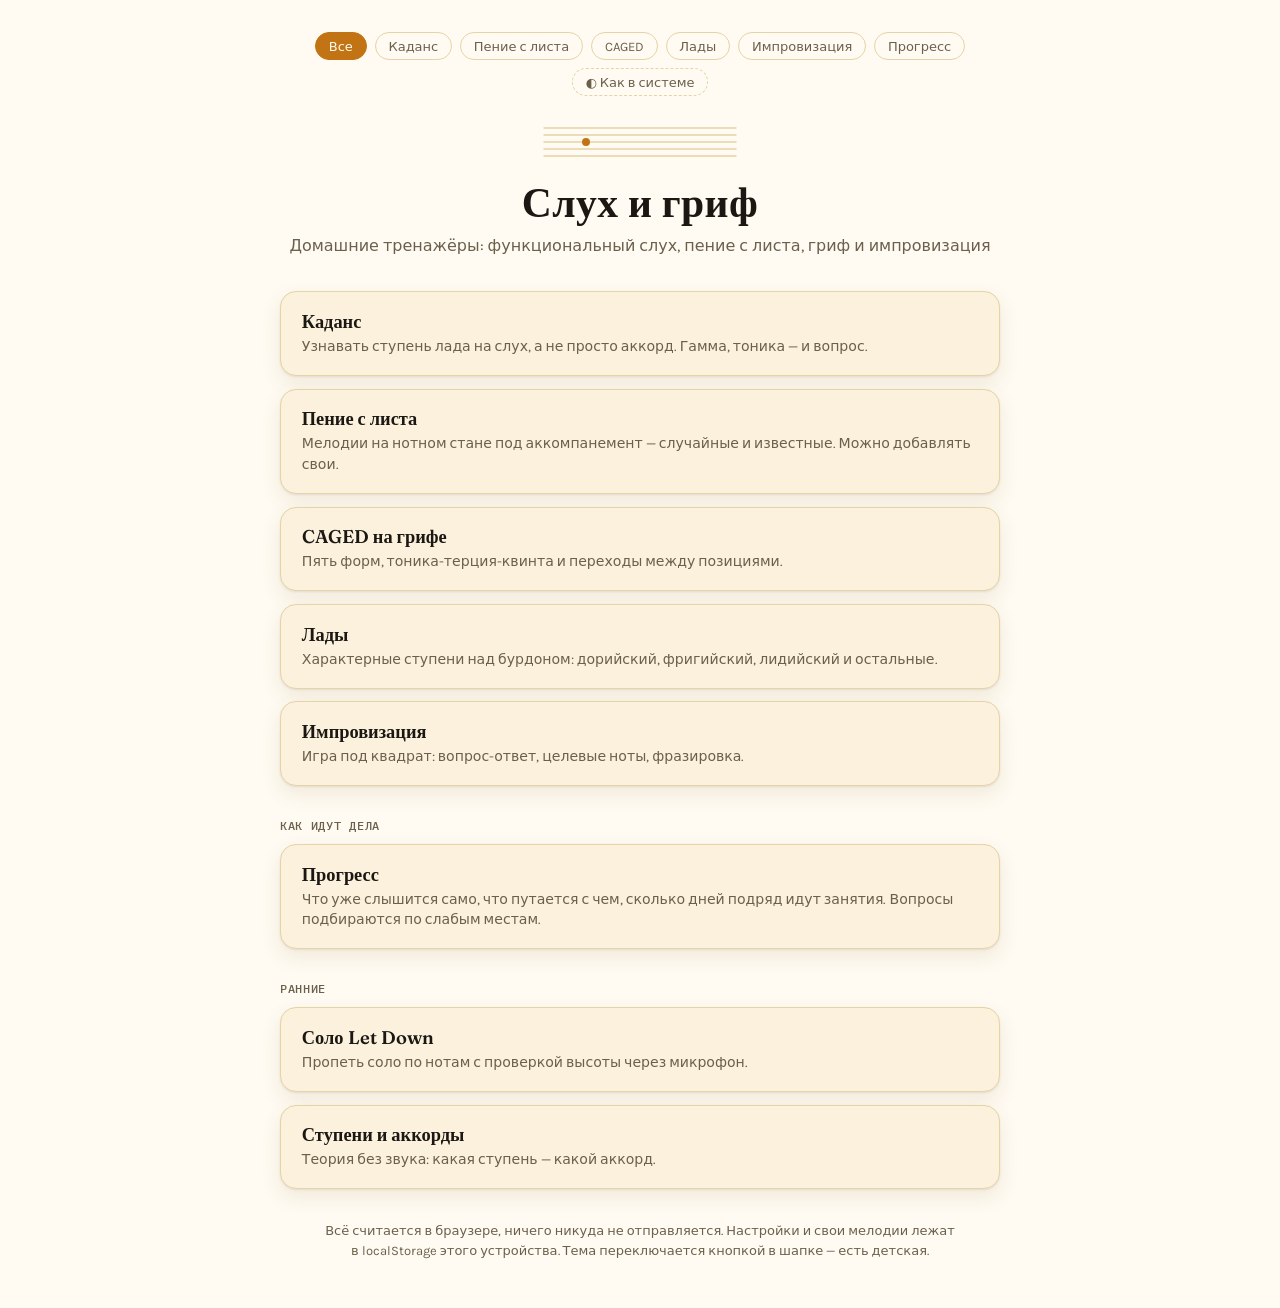
<file: index.html>
<!doctype html>
<meta charset="utf-8">
<meta name="viewport" content="width=device-width, initial-scale=1">
<title>Слух и гриф — тренажёры</title>
<link rel="stylesheet" href="https://fonts.googleapis.com/css2?family=Fraunces:opsz,wght@9..144,400;9..144,500;9..144,600;9..144,700&family=Karla:wght@400;500;600;700&family=IBM+Plex+Mono:wght@400;500&display=swap">
<script src="ear-theme.js"></script>
<link rel="stylesheet" href="ear-common.css">
<link rel="stylesheet" href="ear-kid.css">
<link rel="stylesheet" href="ear-panel.css">
<style>
  .page{ max-width:760px; }
  .cards{ display:grid; gap:.8rem; }
  .card{
    display:block; text-decoration:none; color:inherit;
    background:var(--paper-raised); border:1px solid var(--line); border-radius:16px;
    padding:1.1rem 1.3rem; box-shadow:var(--shadow);
    transition:border-color .15s ease, transform .1s ease;
  }
  .card:hover{ border-color:var(--brass); transform:translateY(-2px); }
  .card h2{ font-size:1.15rem; font-weight:600; margin-bottom:.25rem; }
  .card p{ margin:0; font-size:.88rem; color:var(--muted); line-height:1.45; }
  :root[data-theme="kid"] .card{ border-width:2px; border-radius:26px; }
  :root[data-theme="kid"] .card h2{ font-size:1.3rem; font-weight:700; }
  .group{ margin-top:2rem; }
  .group h3{
    font-family:var(--font-mono); font-size:.72rem; font-weight:500; text-transform:uppercase;
    letter-spacing:.06em; color:var(--muted); margin:0 0 .7rem;
  }
</style>

<div class="page">
  <nav class="site-nav" aria-label="Тренажёры">
    <a href="index.html" aria-current="page">Все</a>
    <a href="cadence.html">Каданс</a>
    <a href="solfege.html">Пение с листа</a>
    <a href="caged.html">CAGED</a>
    <a href="modes.html">Лады</a>
    <a href="improv.html">Импровизация</a>
    <a href="progress.html">Прогресс</a>
  </nav>

  <header class="hero">
    <svg class="staff" viewBox="0 0 200 40" aria-hidden="true">
      <line x1="4" y1="8" x2="196" y2="8"/><line x1="4" y1="15" x2="196" y2="15"/>
      <line x1="4" y1="22" x2="196" y2="22"/><line x1="4" y1="29" x2="196" y2="29"/>
      <line x1="4" y1="36" x2="196" y2="36"/><circle cx="46" cy="22" r="4"/>
    </svg>
    <h1>Слух и гриф</h1>
    <p class="tagline">Домашние тренажёры: функциональный слух, пение с листа, гриф и импровизация</p>
  </header>

  <main>
    <div class="cards">
      <a class="card" href="cadence.html">
        <h2>Каданс</h2>
        <p>Узнавать ступень лада на слух, а не просто аккорд. Гамма, тоника — и вопрос.</p>
      </a>
      <a class="card" href="solfege.html">
        <h2>Пение с листа</h2>
        <p>Мелодии на нотном стане под аккомпанемент — случайные и известные. Можно добавлять свои.</p>
      </a>
      <a class="card" href="caged.html">
        <h2>CAGED на грифе</h2>
        <p>Пять форм, тоника-терция-квинта и переходы между позициями.</p>
      </a>
      <a class="card" href="modes.html">
        <h2>Лады</h2>
        <p>Характерные ступени над бурдоном: дорийский, фригийский, лидийский и остальные.</p>
      </a>
      <a class="card" href="improv.html">
        <h2>Импровизация</h2>
        <p>Игра под квадрат: вопрос-ответ, целевые ноты, фразировка.</p>
      </a>
    </div>

    <div class="group">
      <h3>Как идут дела</h3>
      <div class="cards">
        <a class="card" href="progress.html">
          <h2>Прогресс</h2>
          <p>Что уже слышится само, что путается с чем, сколько дней подряд идут занятия. Вопросы подбираются по слабым местам.</p>
        </a>
      </div>
    </div>

    <div class="group">
      <h3>Ранние</h3>
      <div class="cards">
        <a class="card" href="ear_trainer.html">
          <h2>Соло Let Down</h2>
          <p>Пропеть соло по нотам с проверкой высоты через микрофон.</p>
        </a>
        <a class="card" href="theory_trainer.html">
          <h2>Ступени и аккорды</h2>
          <p>Теория без звука: какая ступень — какой аккорд.</p>
        </a>
      </div>
    </div>

    <p class="notes">
      Всё считается в браузере, ничего никуда не отправляется. Настройки и свои мелодии лежат
      в localStorage этого устройства. Тема переключается кнопкой в шапке — есть детская.
    </p>
  </main>
</div>
</file>
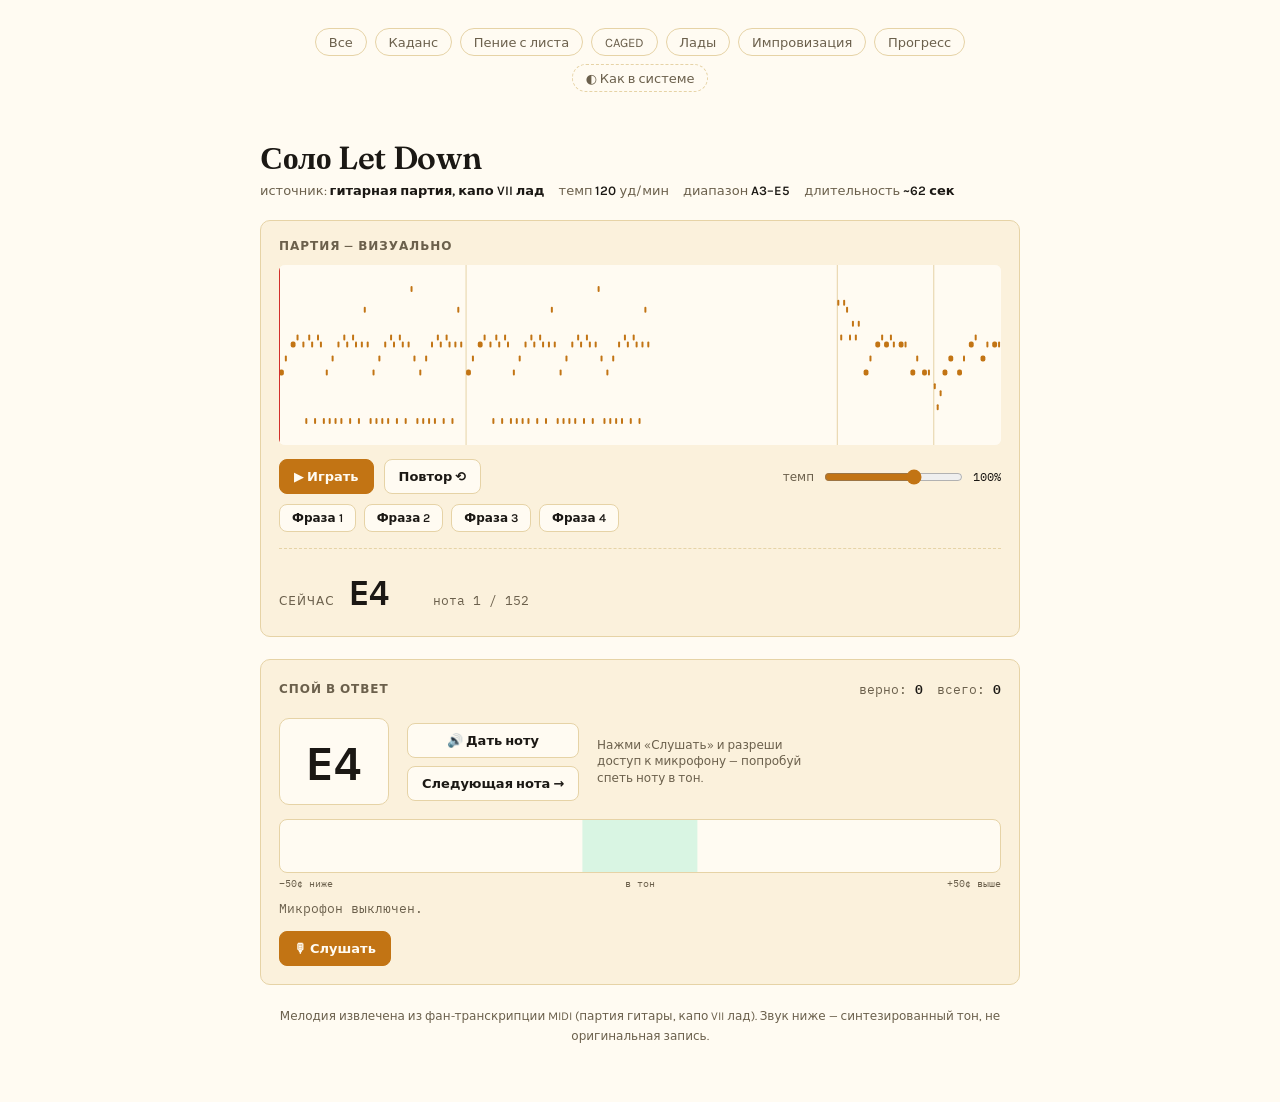
<file: ear_trainer.html>
<!doctype html>
<meta charset="utf-8">
<meta name="viewport" content="width=device-width, initial-scale=1">
<title>Соло Let Down</title>
<link rel="stylesheet" href="https://fonts.googleapis.com/css2?family=Fraunces:opsz,wght@9..144,400;9..144,500;9..144,600;9..144,700&family=Karla:wght@400;500;600;700&family=IBM+Plex+Mono:wght@400;500&display=swap">
<script src="ear-theme.js"></script>
<link rel="stylesheet" href="ear-common.css">
<link rel="stylesheet" href="ear-kid.css">
<link rel="stylesheet" href="ear-panel.css">
<style>
/* Палитра и шрифты — общие с сайтом: их задают ear-common.css и ear-kid.css.
   Здесь только псевдонимы под имена, которыми размечена эта страница,
   поэтому светлая, тёмная и детская темы работают сами. */
:root{
  --bg:var(--paper);
  --surface:var(--paper-raised);
  --surface-2:var(--paper);
  --border:var(--line);
  --text:var(--ink);
  --text-dim:var(--muted);
  --accent:var(--brass);
  --accent-soft:var(--brass-tint);
  --good-soft:var(--good-bg);
  --bad-soft:var(--bad-bg);
  --radius:10px;
}

*{box-sizing:border-box;}
body{
  background:var(--bg);
  color:var(--text);
  font-family:var(--font-body);
  padding:28px 16px 56px;
  display:flex;
  justify-content:center;
}
.mono{font-family:"IBM Plex Mono",ui-monospace,monospace;}
.wrap{width:100%;max-width:760px;display:flex;flex-direction:column;gap:22px;}

header{display:flex;flex-direction:column;gap:6px;}
h1{
  margin:0;
  font-size:clamp(24px,5vw,32px);
  font-weight:600;
  letter-spacing:-0.01em;
  text-wrap:balance;
}
.meta{
  color:var(--text-dim);
  font-size:13px;
  display:flex;
  flex-wrap:wrap;
  gap:4px 14px;
}
.meta span{white-space:nowrap;}
.meta b{color:var(--text);font-weight:600;}

.panel{
  background:var(--surface);
  border:1px solid var(--border);
  border-radius:var(--radius);
  padding:18px;
}
.panel-title{
  font-size:12px;
  font-weight:600;
  letter-spacing:.08em;
  text-transform:uppercase;
  color:var(--text-dim);
  margin:0 0 12px;
}

#rollCanvas{width:100%;display:block;border-radius:6px;background:var(--surface-2);touch-action:none;cursor:pointer;}

.transport{display:flex;align-items:center;gap:10px;margin-top:14px;flex-wrap:wrap;}
button{
  font-family:inherit;
  font-size:13px;
  font-weight:600;
  border:1px solid var(--border);
  background:var(--surface-2);
  color:var(--text);
  border-radius:8px;
  padding:9px 14px;
  cursor:pointer;
  transition:background .15s, transform .05s;
}
button:hover{background:var(--accent-soft);}
button:active{transform:scale(.97);}
button:focus-visible{outline:2px solid var(--accent);outline-offset:2px;}
button.primary{background:var(--accent);color:var(--bg);border-color:var(--accent);}
button.primary:hover{filter:brightness(1.05);}
button.toggled{background:var(--accent);color:var(--bg);border-color:var(--accent);}
button:disabled{opacity:.5;cursor:not-allowed;}

.rate{display:flex;align-items:center;gap:8px;font-size:12px;color:var(--text-dim);margin-left:auto;}
.rate input{accent-color:var(--accent);}
.rate .val{font-family:var(--font-mono);color:var(--text);width:38px;text-align:right;}

.phrases{display:flex;gap:8px;flex-wrap:wrap;margin-top:10px;}
.phrases button{padding:6px 12px;font-size:12px;}

.now{
  display:flex;
  align-items:baseline;
  gap:14px;
  margin-top:16px;
  padding-top:16px;
  border-top:1px dashed var(--border);
}
.now .label{font-size:12px;color:var(--text-dim);text-transform:uppercase;letter-spacing:.08em;}
.now .note{font-family:var(--font-mono);font-size:34px;font-weight:600;min-width:70px;}
.now .idx{font-family:var(--font-mono);font-size:13px;color:var(--text-dim);}

.sing-head{display:flex;justify-content:space-between;align-items:center;gap:12px;flex-wrap:wrap;}
.score{
  font-family:var(--font-mono);
  font-size:13px;
  color:var(--text-dim);
  display:flex;
  gap:14px;
}
.score b{color:var(--text);font-weight:600;}

.target-row{
  display:flex;
  align-items:center;
  gap:18px;
  margin:18px 0 14px;
  flex-wrap:wrap;
}
.target-note{
  font-family:var(--font-mono);
  font-size:46px;
  font-weight:600;
  background:var(--surface-2);
  border:1px solid var(--border);
  border-radius:10px;
  padding:8px 22px;
  min-width:110px;
  text-align:center;
}
.mic-status{
  font-size:12px;
  color:var(--text-dim);
  max-width:230px;
  line-height:1.4;
}

.meter-wrap{margin-top:4px;}
.meter{
  position:relative;
  height:54px;
  background:var(--surface-2);
  border:1px solid var(--border);
  border-radius:8px;
  overflow:hidden;
}
.meter .zero-line{
  position:absolute;left:50%;top:0;bottom:0;width:2px;background:var(--border);transform:translateX(-1px);
}
.meter .band{
  position:absolute;left:50%;top:0;bottom:0;width:16%;transform:translateX(-50%);
  background:var(--good-soft);
}
.meter .needle{
  position:absolute;top:6px;bottom:6px;width:4px;border-radius:2px;
  background:var(--text-dim);
  left:50%;transform:translateX(-50%);
  transition:left .06s linear, background .1s linear;
  opacity:0;
}
.meter .needle.show{opacity:1;}
.meter .needle.good{background:var(--good);}
.meter .needle.bad{background:var(--bad);}
.meter-scale{display:flex;justify-content:space-between;font-family:var(--font-mono);font-size:10px;color:var(--text-dim);margin-top:4px;}

.detected{margin-top:10px;font-family:var(--font-mono);font-size:13px;color:var(--text-dim);}
.detected b{color:var(--text);}

.sing-controls{display:flex;gap:10px;margin-top:14px;flex-wrap:wrap;}

footer{color:var(--text-dim);font-size:12px;text-align:center;line-height:1.6;}

@media (max-width:480px){
  .now .note{font-size:26px;}
  .target-note{font-size:34px;padding:6px 14px;min-width:90px;}
}
</style>

<div class="wrap">
  <nav class="site-nav" aria-label="Тренажёры">
    <a href="index.html">Все</a>
    <a href="cadence.html">Каданс</a>
    <a href="solfege.html">Пение с листа</a>
    <a href="caged.html">CAGED</a>
    <a href="modes.html">Лады</a>
    <a href="improv.html">Импровизация</a>
    <a href="progress.html">Прогресс</a>
  </nav>

  <header>
    <h1>Соло Let Down</h1>
    <div class="meta">
      <span>источник: <b>гитарная партия, капо VII лад</b></span>
      <span>темп <b>120</b> уд/мин</span>
      <span>диапазон <b>A3–E5</b></span>
      <span>длительность <b>~62 сек</b></span>
    </div>
  </header>

  <section class="panel">
    <p class="panel-title">Партия — визуально</p>
    <canvas id="rollCanvas" height="180"></canvas>

    <div class="transport">
      <button id="playBtn" class="primary">▶ Играть</button>
      <button id="loopBtn">Повтор ⟲</button>
      <div class="rate">
        <span>темп</span>
        <input id="rateSlider" type="range" min="0.5" max="1.25" step="0.05" value="1">
        <span class="val mono" id="rateVal">100%</span>
      </div>
    </div>

    <div class="phrases" id="phraseButtons"></div>

    <div class="now">
      <span class="label">Сейчас</span>
      <span class="note mono" id="nowNote">—</span>
      <span class="idx" id="nowIdx">нота 0 / 152</span>
    </div>
  </section>

  <section class="panel">
    <div class="sing-head">
      <p class="panel-title" style="margin:0;">Спой в ответ</p>
      <div class="score">
        <span>верно: <b id="scoreGood">0</b></span>
        <span>всего: <b id="scoreTotal">0</b></span>
      </div>
    </div>

    <div class="target-row">
      <div class="target-note mono" id="targetNote">E4</div>
      <div style="display:flex;flex-direction:column;gap:8px;">
        <button id="playTargetBtn">🔊 Дать ноту</button>
        <button id="nextTargetBtn">Следующая нота →</button>
      </div>
      <div class="mic-status" id="micStatus">Нажми «Слушать» и разреши доступ к микрофону — попробуй спеть ноту в тон.</div>
    </div>

    <div class="meter-wrap">
      <div class="meter">
        <div class="zero-line"></div>
        <div class="band"></div>
        <div class="needle" id="needle"></div>
      </div>
      <div class="meter-scale"><span>−50¢ ниже</span><span>в тон</span><span>+50¢ выше</span></div>
    </div>

    <div class="detected" id="detected">Микрофон выключен.</div>

    <div class="sing-controls">
      <button id="micBtn" class="primary">🎙 Слушать</button>
    </div>
  </section>

  <footer>
    Мелодия извлечена из фан-транскрипции MIDI (партия гитары, капо VII лад). Звук ниже — синтезированный тон, не оригинальная запись.
  </footer>
</div>

<script>
const NOTES = [{"t":0.0,"d":0.5,"midi":64,"name":"E4"},{"t":0.5,"d":0.25,"midi":66,"name":"F#4"},{"t":1.0,"d":0.5,"midi":68,"name":"G#4"},{"t":1.5,"d":0.25,"midi":69,"name":"A4"},{"t":2.0,"d":0.25,"midi":68,"name":"G#4"},{"t":2.25,"d":0.25,"midi":57,"name":"A3"},{"t":2.5,"d":0.25,"midi":69,"name":"A4"},{"t":2.75,"d":0.25,"midi":68,"name":"G#4"},{"t":3.0,"d":0.25,"midi":57,"name":"A3"},{"t":3.25,"d":0.25,"midi":69,"name":"A4"},{"t":3.5,"d":0.25,"midi":68,"name":"G#4"},{"t":3.75,"d":0.25,"midi":57,"name":"A3"},{"t":4.0,"d":0.25,"midi":64,"name":"E4"},{"t":4.25,"d":0.25,"midi":57,"name":"A3"},{"t":4.5,"d":0.25,"midi":66,"name":"F#4"},{"t":4.75,"d":0.25,"midi":57,"name":"A3"},{"t":5.0,"d":0.25,"midi":68,"name":"G#4"},{"t":5.25,"d":0.25,"midi":57,"name":"A3"},{"t":5.5,"d":0.25,"midi":69,"name":"A4"},{"t":5.75,"d":0.25,"midi":68,"name":"G#4"},{"t":6.0,"d":0.25,"midi":57,"name":"A3"},{"t":6.25,"d":0.25,"midi":69,"name":"A4"},{"t":6.5,"d":0.25,"midi":68,"name":"G#4"},{"t":6.75,"d":0.25,"midi":57,"name":"A3"},{"t":7.0,"d":0.25,"midi":68,"name":"G#4"},{"t":7.25,"d":0.25,"midi":73,"name":"C#5"},{"t":7.5,"d":0.25,"midi":68,"name":"G#4"},{"t":7.75,"d":0.25,"midi":57,"name":"A3"},{"t":8.0,"d":0.25,"midi":64,"name":"E4"},{"t":8.25,"d":0.25,"midi":57,"name":"A3"},{"t":8.5,"d":0.25,"midi":66,"name":"F#4"},{"t":8.75,"d":0.25,"midi":57,"name":"A3"},{"t":9.0,"d":0.25,"midi":68,"name":"G#4"},{"t":9.25,"d":0.25,"midi":57,"name":"A3"},{"t":9.5,"d":0.25,"midi":69,"name":"A4"},{"t":9.75,"d":0.25,"midi":68,"name":"G#4"},{"t":10.0,"d":0.25,"midi":57,"name":"A3"},{"t":10.25,"d":0.25,"midi":69,"name":"A4"},{"t":10.5,"d":0.25,"midi":68,"name":"G#4"},{"t":10.75,"d":0.25,"midi":57,"name":"A3"},{"t":11.0,"d":0.25,"midi":68,"name":"G#4"},{"t":11.25,"d":0.25,"midi":76,"name":"E5"},{"t":11.5,"d":0.25,"midi":66,"name":"F#4"},{"t":11.75,"d":0.25,"midi":57,"name":"A3"},{"t":12.0,"d":0.25,"midi":64,"name":"E4"},{"t":12.25,"d":0.25,"midi":57,"name":"A3"},{"t":12.5,"d":0.25,"midi":66,"name":"F#4"},{"t":12.75,"d":0.25,"midi":57,"name":"A3"},{"t":13.0,"d":0.25,"midi":68,"name":"G#4"},{"t":13.25,"d":0.25,"midi":57,"name":"A3"},{"t":13.5,"d":0.25,"midi":69,"name":"A4"},{"t":13.75,"d":0.25,"midi":68,"name":"G#4"},{"t":14.0,"d":0.25,"midi":57,"name":"A3"},{"t":14.25,"d":0.25,"midi":69,"name":"A4"},{"t":14.5,"d":0.25,"midi":68,"name":"G#4"},{"t":14.75,"d":0.25,"midi":57,"name":"A3"},{"t":15.0,"d":0.25,"midi":68,"name":"G#4"},{"t":15.25,"d":0.25,"midi":73,"name":"C#5"},{"t":15.5,"d":0.25,"midi":68,"name":"G#4"},{"t":16.0,"d":0.5,"midi":64,"name":"E4"},{"t":16.5,"d":0.25,"midi":66,"name":"F#4"},{"t":17.0,"d":0.5,"midi":68,"name":"G#4"},{"t":17.5,"d":0.25,"midi":69,"name":"A4"},{"t":18.0,"d":0.25,"midi":68,"name":"G#4"},{"t":18.25,"d":0.25,"midi":57,"name":"A3"},{"t":18.5,"d":0.25,"midi":69,"name":"A4"},{"t":18.75,"d":0.25,"midi":68,"name":"G#4"},{"t":19.0,"d":0.25,"midi":57,"name":"A3"},{"t":19.25,"d":0.25,"midi":69,"name":"A4"},{"t":19.5,"d":0.25,"midi":68,"name":"G#4"},{"t":19.75,"d":0.25,"midi":57,"name":"A3"},{"t":20.0,"d":0.25,"midi":64,"name":"E4"},{"t":20.25,"d":0.25,"midi":57,"name":"A3"},{"t":20.5,"d":0.25,"midi":66,"name":"F#4"},{"t":20.75,"d":0.25,"midi":57,"name":"A3"},{"t":21.0,"d":0.25,"midi":68,"name":"G#4"},{"t":21.25,"d":0.25,"midi":57,"name":"A3"},{"t":21.5,"d":0.25,"midi":69,"name":"A4"},{"t":21.75,"d":0.25,"midi":68,"name":"G#4"},{"t":22.0,"d":0.25,"midi":57,"name":"A3"},{"t":22.25,"d":0.25,"midi":69,"name":"A4"},{"t":22.5,"d":0.25,"midi":68,"name":"G#4"},{"t":22.75,"d":0.25,"midi":57,"name":"A3"},{"t":23.0,"d":0.25,"midi":68,"name":"G#4"},{"t":23.25,"d":0.25,"midi":73,"name":"C#5"},{"t":23.5,"d":0.25,"midi":68,"name":"G#4"},{"t":23.75,"d":0.25,"midi":57,"name":"A3"},{"t":24.0,"d":0.25,"midi":64,"name":"E4"},{"t":24.25,"d":0.25,"midi":57,"name":"A3"},{"t":24.5,"d":0.25,"midi":66,"name":"F#4"},{"t":24.75,"d":0.25,"midi":57,"name":"A3"},{"t":25.0,"d":0.25,"midi":68,"name":"G#4"},{"t":25.25,"d":0.25,"midi":57,"name":"A3"},{"t":25.5,"d":0.25,"midi":69,"name":"A4"},{"t":25.75,"d":0.25,"midi":68,"name":"G#4"},{"t":26.0,"d":0.25,"midi":57,"name":"A3"},{"t":26.25,"d":0.25,"midi":69,"name":"A4"},{"t":26.5,"d":0.25,"midi":68,"name":"G#4"},{"t":26.75,"d":0.25,"midi":57,"name":"A3"},{"t":27.0,"d":0.25,"midi":68,"name":"G#4"},{"t":27.25,"d":0.25,"midi":76,"name":"E5"},{"t":27.5,"d":0.25,"midi":66,"name":"F#4"},{"t":27.75,"d":0.25,"midi":57,"name":"A3"},{"t":28.0,"d":0.25,"midi":64,"name":"E4"},{"t":28.25,"d":0.25,"midi":57,"name":"A3"},{"t":28.5,"d":0.25,"midi":66,"name":"F#4"},{"t":28.75,"d":0.25,"midi":57,"name":"A3"},{"t":29.0,"d":0.25,"midi":68,"name":"G#4"},{"t":29.25,"d":0.25,"midi":57,"name":"A3"},{"t":29.5,"d":0.25,"midi":69,"name":"A4"},{"t":29.75,"d":0.25,"midi":68,"name":"G#4"},{"t":30.0,"d":0.25,"midi":57,"name":"A3"},{"t":30.25,"d":0.25,"midi":69,"name":"A4"},{"t":30.5,"d":0.25,"midi":68,"name":"G#4"},{"t":30.75,"d":0.25,"midi":57,"name":"A3"},{"t":31.0,"d":0.25,"midi":68,"name":"G#4"},{"t":31.25,"d":0.25,"midi":73,"name":"C#5"},{"t":31.5,"d":0.25,"midi":68,"name":"G#4"},{"t":47.75,"d":0.25,"midi":74,"name":"D5"},{"t":48.0,"d":0.25,"midi":69,"name":"A4"},{"t":48.25,"d":0.25,"midi":74,"name":"D5"},{"t":48.5,"d":0.25,"midi":73,"name":"C#5"},{"t":48.75,"d":0.25,"midi":69,"name":"A4"},{"t":49.0,"d":0.25,"midi":71,"name":"B4"},{"t":49.25,"d":0.25,"midi":69,"name":"A4"},{"t":49.5,"d":0.25,"midi":71,"name":"B4"},{"t":50.0,"d":0.5,"midi":64,"name":"E4"},{"t":50.5,"d":0.25,"midi":66,"name":"F#4"},{"t":51.0,"d":0.5,"midi":68,"name":"G#4"},{"t":51.5,"d":0.25,"midi":69,"name":"A4"},{"t":51.75,"d":0.5,"midi":68,"name":"G#4"},{"t":52.25,"d":0.25,"midi":69,"name":"A4"},{"t":52.5,"d":0.25,"midi":68,"name":"G#4"},{"t":53.0,"d":0.5,"midi":68,"name":"G#4"},{"t":53.5,"d":0.25,"midi":68,"name":"G#4"},{"t":54.0,"d":0.5,"midi":64,"name":"E4"},{"t":54.5,"d":0.25,"midi":66,"name":"F#4"},{"t":55.0,"d":0.5,"midi":64,"name":"E4"},{"t":55.5,"d":0.25,"midi":64,"name":"E4"},{"t":56.0,"d":0.25,"midi":62,"name":"D4"},{"t":56.25,"d":0.25,"midi":59,"name":"B3"},{"t":56.5,"d":0.25,"midi":61,"name":"C#4"},{"t":56.75,"d":0.5,"midi":64,"name":"E4"},{"t":57.25,"d":0.5,"midi":66,"name":"F#4"},{"t":58.0,"d":0.5,"midi":64,"name":"E4"},{"t":58.5,"d":0.25,"midi":66,"name":"F#4"},{"t":59.0,"d":0.5,"midi":68,"name":"G#4"},{"t":59.5,"d":0.25,"midi":69,"name":"A4"},{"t":60.0,"d":0.5,"midi":66,"name":"F#4"},{"t":60.5,"d":0.25,"midi":68,"name":"G#4"},{"t":61.0,"d":0.5,"midi":68,"name":"G#4"},{"t":61.5,"d":0.25,"midi":68,"name":"G#4"}];

const TOTAL_DUR = NOTES[NOTES.length-1].t + NOTES[NOTES.length-1].d;
const MIN_MIDI = Math.min(...NOTES.map(n=>n.midi)) - 2;
const MAX_MIDI = Math.max(...NOTES.map(n=>n.midi)) + 2;

const PHRASES = [
  {label:"1", from:0, to:16},
  {label:"2", from:16, to:31.75},
  {label:"3", from:47.75, to:56},
  {label:"4", from:56, to:TOTAL_DUR},
];

function freqFromMidi(m){ return 440 * Math.pow(2, (m-69)/12); }
function midiFromFreq(f){ return 69 + 12*Math.log2(f/440); }

// ---------- canvas piano roll ----------
const canvas = document.getElementById('rollCanvas');
const ctx = canvas.getContext('2d');
let cssWidth = 0;

function cssVar(name){ return getComputedStyle(document.documentElement).getPropertyValue(name).trim(); }

function resizeCanvas(){
  const dpr = window.devicePixelRatio || 1;
  cssWidth = canvas.clientWidth;
  canvas.width = cssWidth * dpr;
  canvas.height = 180 * dpr;
  ctx.setTransform(dpr,0,0,dpr,0,0);
  drawRoll();
}

function xOf(t){ return (t/TOTAL_DUR) * cssWidth; }
function yOf(midi){
  const h = 180;
  const pad = 10;
  const span = MAX_MIDI - MIN_MIDI;
  return pad + (1 - (midi - MIN_MIDI)/span) * (h - pad*2);
}

let playheadT = 0;

function drawRoll(){
  const h = 180;
  ctx.clearRect(0,0,cssWidth,h);
  ctx.fillStyle = cssVar('--surface-2');
  ctx.fillRect(0,0,cssWidth,h);

  // phrase separators
  ctx.strokeStyle = cssVar('--border');
  ctx.lineWidth = 1;
  PHRASES.forEach(p=>{
    const x = xOf(p.from);
    ctx.beginPath(); ctx.moveTo(x,0); ctx.lineTo(x,h); ctx.stroke();
  });

  // notes
  NOTES.forEach(n=>{
    const x = xOf(n.t);
    const w = Math.max(2, xOf(n.t+n.d) - x - 1);
    const y = yOf(n.midi);
    const rowH = 6;
    ctx.fillStyle = cssVar('--accent');
    ctx.beginPath();
    if (ctx.roundRect) ctx.roundRect(x, y-rowH/2, w, rowH, 2);
    else ctx.rect(x, y-rowH/2, w, rowH);
    ctx.fill();
  });

  // playhead
  const px = xOf(playheadT);
  ctx.strokeStyle = cssVar('--bad');
  ctx.lineWidth = 2;
  ctx.beginPath(); ctx.moveTo(px,0); ctx.lineTo(px,h); ctx.stroke();
}

window.addEventListener('resize', resizeCanvas);

canvas.addEventListener('click', (e)=>{
  const rect = canvas.getBoundingClientRect();
  const x = e.clientX - rect.left;
  const t = (x/cssWidth) * TOTAL_DUR;
  seekTo(t);
});

// ---------- playback ----------
let audioCtx = null;
function ensureCtx(){
  if (!audioCtx) audioCtx = new (window.AudioContext||window.webkitAudioContext)();
  if (audioCtx.state === 'suspended') audioCtx.resume();
  return audioCtx;
}

let isPlaying = false;
let loopOn = false;
let playRate = 1;
let scheduledStart = 0; // audioCtx time when playheadT=0 was scheduled
let animFrame = null;
let activeOsc = [];
let restrictFrom = 0, restrictTo = TOTAL_DUR;

function tone(freq, startTime, dur, vel=0.22){
  const ctx_ = ensureCtx();
  const osc = ctx_.createOscillator();
  const gain = ctx_.createGain();
  osc.type = 'triangle';
  osc.frequency.value = freq;
  osc.connect(gain); gain.connect(ctx_.destination);
  const a = 0.01, r = 0.06;
  gain.gain.setValueAtTime(0, startTime);
  gain.gain.linearRampToValueAtTime(vel, startTime+a);
  gain.gain.setValueAtTime(vel, Math.max(startTime+a, startTime+dur-r));
  gain.gain.linearRampToValueAtTime(0, startTime+dur);
  osc.start(startTime);
  osc.stop(startTime+dur+0.02);
  activeOsc.push(osc);
}

function scheduleFrom(t0){
  const ctx_ = ensureCtx();
  scheduledStart = ctx_.currentTime - t0/playRate;
  NOTES.forEach(n=>{
    if (n.t < t0) return;
    if (n.t < restrictFrom || n.t >= restrictTo) return;
    const when = scheduledStart + n.t/playRate;
    tone(freqFromMidi(n.midi), when, (n.d*0.92)/playRate);
  });
}

function stopAllTones(){
  activeOsc.forEach(o=>{ try{o.stop();}catch(e){} });
  activeOsc = [];
}

function updateNowPanel(){
  let idx = -1;
  for (let i=0;i<NOTES.length;i++){ if (NOTES[i].t <= playheadT) idx = i; else break; }
  document.getElementById('nowNote').textContent = idx>=0 ? NOTES[idx].name : '—';
  document.getElementById('nowIdx').textContent = `нота ${Math.max(idx+1,0)} / ${NOTES.length}`;
}

function tick(){
  const ctx_ = ensureCtx();
  playheadT = (ctx_.currentTime - scheduledStart) * playRate;
  if (playheadT >= restrictTo){
    if (loopOn){
      seekTo(restrictFrom, true);
    } else {
      playheadT = restrictTo;
      pausePlayback();
      drawRoll(); updateNowPanel();
      return;
    }
  }
  drawRoll();
  updateNowPanel();
  animFrame = requestAnimationFrame(tick);
}

function startPlayback(){
  isPlaying = true;
  document.getElementById('playBtn').textContent = '⏸ Пауза';
  scheduleFrom(playheadT);
  animFrame = requestAnimationFrame(tick);
}
function pausePlayback(){
  isPlaying = false;
  document.getElementById('playBtn').textContent = '▶ Играть';
  stopAllTones();
  if (animFrame) cancelAnimationFrame(animFrame);
}
function seekTo(t, keepPlaying){
  const wasPlaying = isPlaying || keepPlaying;
  stopAllTones();
  if (animFrame) cancelAnimationFrame(animFrame);
  playheadT = Math.min(Math.max(t, restrictFrom), restrictTo);
  drawRoll(); updateNowPanel();
  if (wasPlaying){ isPlaying = true; document.getElementById('playBtn').textContent = '⏸ Пауза'; scheduleFrom(playheadT); animFrame = requestAnimationFrame(tick); }
}

document.getElementById('playBtn').addEventListener('click', ()=>{
  if (isPlaying) pausePlayback(); else startPlayback();
});
document.getElementById('loopBtn').addEventListener('click', (e)=>{
  loopOn = !loopOn;
  e.target.classList.toggle('toggled', loopOn);
});
const rateSlider = document.getElementById('rateSlider');
rateSlider.addEventListener('input', ()=>{
  playRate = parseFloat(rateSlider.value);
  document.getElementById('rateVal').textContent = Math.round(playRate*100)+'%';
  if (isPlaying) scheduleFrom(playheadT);
});

const phraseWrap = document.getElementById('phraseButtons');
PHRASES.forEach(p=>{
  const b = document.createElement('button');
  b.textContent = `Фраза ${p.label}`;
  b.addEventListener('click', ()=>{
    restrictFrom = p.from; restrictTo = p.to;
    seekTo(p.from, isPlaying);
    if (!isPlaying) startPlayback();
  });
  phraseWrap.appendChild(b);
});

resizeCanvas();
updateNowPanel();

// ---------- sing it back ----------
let targetIdx = 0;
function setTarget(i){
  targetIdx = ((i % NOTES.length) + NOTES.length) % NOTES.length;
  document.getElementById('targetNote').textContent = NOTES[targetIdx].name;
}
setTarget(0);

document.getElementById('nextTargetBtn').addEventListener('click', ()=> setTarget(targetIdx+1));
document.getElementById('playTargetBtn').addEventListener('click', ()=>{
  const ctx_ = ensureCtx();
  tone(freqFromMidi(NOTES[targetIdx].midi), ctx_.currentTime+0.02, 0.9, 0.25);
});

// pitch detection (autocorrelation)
function autoCorrelate(buf, sampleRate){
  const SIZE = buf.length;
  let rms = 0;
  for (let i=0;i<SIZE;i++){ rms += buf[i]*buf[i]; }
  rms = Math.sqrt(rms/SIZE);
  if (rms < 0.01) return -1;

  let r1=0, r2=SIZE-1;
  const thres = 0.2;
  for (let i=0;i<SIZE/2;i++){ if (Math.abs(buf[i])<thres){ r1=i; break; } }
  for (let i=1;i<SIZE/2;i++){ if (Math.abs(buf[SIZE-i])<thres){ r2=SIZE-i; break; } }
  const trimmed = buf.slice(r1,r2);
  const N = trimmed.length;
  if (N < 8) return -1;

  const c = new Array(N).fill(0);
  for (let i=0;i<N;i++){
    for (let j=0;j<N-i;j++){ c[i] += trimmed[j]*trimmed[j+i]; }
  }
  let d=0; while (d < N-1 && c[d] > c[d+1]) d++;
  let maxval=-1, maxpos=-1;
  for (let i=d;i<N;i++){ if (c[i] > maxval){ maxval=c[i]; maxpos=i; } }
  let T0 = maxpos;
  if (T0 <= 0) return -1;
  const x1 = c[T0-1] ?? c[T0], x2 = c[T0], x3 = c[T0+1] ?? c[T0];
  const a = (x1 + x3 - 2*x2)/2;
  const b = (x3 - x1)/2;
  if (a) T0 = T0 - b/(2*a);
  if (T0 <= 0) return -1;
  return sampleRate/T0;
}

let micStream = null, micCtx = null, micAnalyser = null, micRAF = null;
let holdGoodFrames = 0, lastScoredTarget = -1;

async function startMic(){
  try{
    micStream = await navigator.mediaDevices.getUserMedia({audio:{echoCancellation:false, noiseSuppression:false, autoGainControl:false}});
  }catch(err){
    document.getElementById('micStatus').textContent = 'Не удалось получить доступ к микрофону: ' + (err && err.message ? err.message : 'запрещено браузером/окружением.');
    return false;
  }
  micCtx = ensureCtx();
  const src = micCtx.createMediaStreamSource(micStream);
  micAnalyser = micCtx.createAnalyser();
  micAnalyser.fftSize = 2048;
  src.connect(micAnalyser);
  document.getElementById('micStatus').textContent = 'Слушаю — спой текущую ноту-цель.';
  document.getElementById('needle').classList.add('show');
  micLoop();
  return true;
}

function stopMic(){
  if (micRAF) cancelAnimationFrame(micRAF);
  if (micStream) micStream.getTracks().forEach(t=>t.stop());
  micStream = null; micAnalyser = null;
  document.getElementById('detected').textContent = 'Микрофон выключен.';
  document.getElementById('needle').classList.remove('show');
  document.getElementById('micStatus').textContent = 'Нажми «Слушать» и разреши доступ к микрофону — попробуй спеть ноту в тон.';
}

const NOTE_NAMES = ['C','C#','D','D#','E','F','F#','G','G#','A','A#','B'];
function nameFromMidiRound(m){
  const r = Math.round(m);
  const oct = Math.floor(r/12)-1;
  return NOTE_NAMES[((r%12)+12)%12] + oct;
}

function micLoop(){
  const buf = new Float32Array(micAnalyser.fftSize);
  micAnalyser.getFloatTimeDomainData(buf);
  const freq = autoCorrelate(buf, micCtx.sampleRate);
  const needle = document.getElementById('needle');
  const detected = document.getElementById('detected');

  if (freq > 50 && freq < 1500){
    const targetFreq = freqFromMidi(NOTES[targetIdx].midi);
    const sungMidi = midiFromFreq(freq);
    const cents = (sungMidi - NOTES[targetIdx].midi) * 100;
    const clamped = Math.max(-50, Math.min(50, cents));
    needle.style.left = (50 + clamped) + '%';
    const inTune = Math.abs(cents) <= 25;
    needle.classList.toggle('good', inTune);
    needle.classList.toggle('bad', !inTune);
    detected.innerHTML = `слышу: <b>${nameFromMidiRound(sungMidi)}</b> (${freq.toFixed(0)} Гц) · отклонение <b>${cents>0?'+':''}${cents.toFixed(0)}¢</b>`;

    if (inTune){
      holdGoodFrames++;
      if (holdGoodFrames > 18 && lastScoredTarget !== targetIdx){
        lastScoredTarget = targetIdx;
        document.getElementById('scoreGood').textContent = (parseInt(document.getElementById('scoreGood').textContent)+1);
        document.getElementById('scoreTotal').textContent = (parseInt(document.getElementById('scoreTotal').textContent)+1);
        setTimeout(()=> setTarget(targetIdx+1), 500);
      }
    } else {
      holdGoodFrames = 0;
    }
  } else {
    needle.classList.remove('good','bad');
    needle.style.left = '50%';
    detected.textContent = 'слушаю тишину…';
    holdGoodFrames = 0;
  }
  micRAF = requestAnimationFrame(micLoop);
}

const micBtn = document.getElementById('micBtn');
let micOn = false;
micBtn.addEventListener('click', async ()=>{
  if (!micOn){
    micBtn.disabled = true;
    const ok = await startMic();
    micBtn.disabled = false;
    if (ok){ micOn = true; micBtn.textContent = '⏹ Остановить'; micBtn.classList.add('toggled'); document.getElementById('scoreTotal').textContent = 0; document.getElementById('scoreGood').textContent = 0; lastScoredTarget=-1; }
  } else {
    stopMic();
    micOn = false;
    micBtn.textContent = '🎙 Слушать';
    micBtn.classList.remove('toggled');
  }
});
</script>
</file>
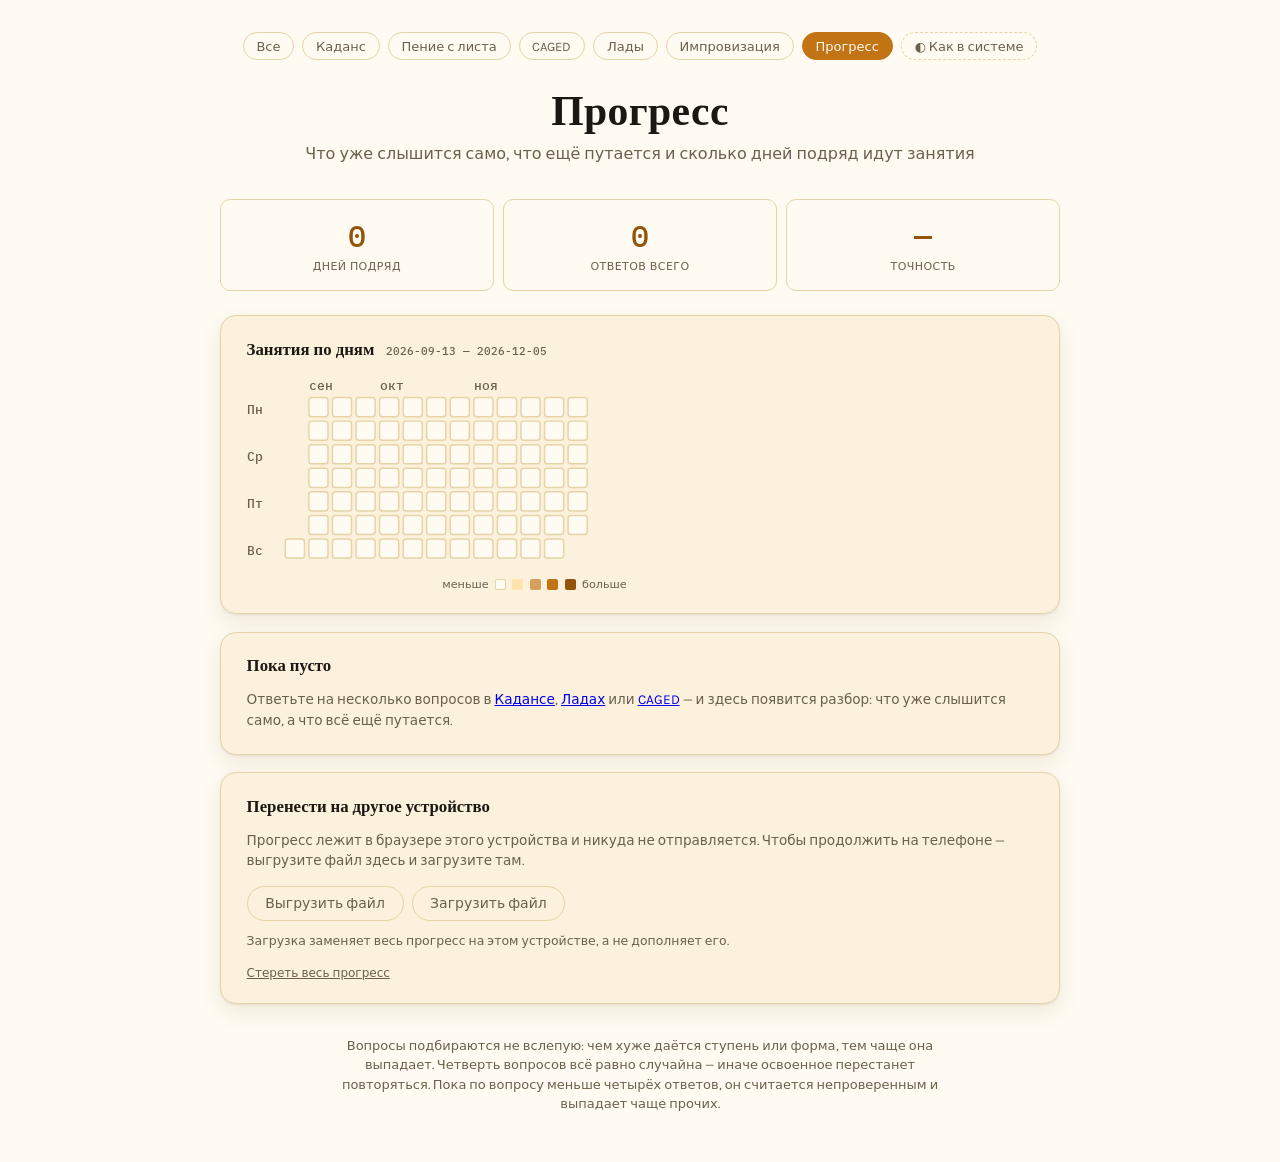
<file: progress.html>
<!doctype html>
<meta charset="utf-8">
<meta name="viewport" content="width=device-width, initial-scale=1">
<title>Прогресс</title>
<link rel="stylesheet" href="https://fonts.googleapis.com/css2?family=Fraunces:opsz,wght@9..144,400;9..144,500;9..144,600;9..144,700&family=Karla:wght@400;500;600;700&family=IBM+Plex+Mono:wght@400;500&display=swap">
<script src="ear-theme.js"></script>
<script src="ear-progress.js"></script>
<link rel="stylesheet" href="ear-common.css">
<link rel="stylesheet" href="ear-kid.css">
<link rel="stylesheet" href="ear-panel.css">
<style>
  .page{ max-width:880px; }

  .top-stats{ display:grid; grid-template-columns:repeat(3, 1fr); gap:.6rem; margin-bottom:1.5rem; }
  .top-stats .stat{ padding:1rem .6rem; }
  .top-stats .stat-value{ font-size:1.9rem; }

  .card{
    background:var(--paper-raised); border:1px solid var(--line); border-radius:16px;
    padding:1.4rem 1.6rem; box-shadow:var(--shadow); margin-bottom:1.1rem;
  }
  .card h2{ font-size:1.05rem; font-weight:600; margin-bottom:.9rem; }
  .card h2 small{ font-family:var(--font-mono); font-size:.68rem; font-weight:500; color:var(--muted); margin-left:.5rem; }
  :root[data-theme="kid"] .card{ border-width:2px; border-radius:26px; }

  .heat-wrap{ max-width:380px; }
  .heat{ display:block; width:100%; height:auto; }
  .heat rect{ rx:2; }
  .heat .lbl{ fill:var(--muted); font:500 9px var(--font-mono); }
  .heat-legend{ display:flex; align-items:center; gap:.4rem; justify-content:flex-end; font-size:.7rem; color:var(--muted); margin-top:.4rem; }
  .heat-legend i{ width:11px; height:11px; border-radius:2px; display:inline-block; }

  .bars{ display:flex; flex-direction:column; gap:.5rem; }
  .bar-row{ display:grid; grid-template-columns:minmax(7.5rem, 11rem) 1fr auto; gap:.7rem; align-items:center; font-size:.85rem; }
  .bar-row .nm{ font-weight:600; }
  .bar-track{ height:9px; background:var(--paper); border:1px solid var(--line); border-radius:999px; overflow:hidden; }
  .bar-fill{ height:100%; background:var(--good); }
  .bar-fill.mid{ background:var(--brass); }
  .bar-fill.low{ background:var(--bad); }
  .bar-row .num{ font-family:var(--font-mono); font-size:.76rem; color:var(--muted); font-variant-numeric:tabular-nums; }

  .conf{ display:flex; flex-direction:column; gap:.35rem; font-size:.85rem; }
  .conf div{ display:flex; gap:.5rem; align-items:baseline; }
  .conf b{ font-weight:600; }
  .conf .arrow{ color:var(--bad); }
  .conf .cnt{ font-family:var(--font-mono); font-size:.74rem; color:var(--muted); margin-left:auto; }

  .empty{ color:var(--muted); font-size:.85rem; margin:0; line-height:1.5; }
  .sub{ color:var(--muted); font-size:.78rem; margin:.7rem 0 0; line-height:1.5; }
  .two{ display:grid; grid-template-columns:1fr 1fr; gap:1.6rem; }
  @media (max-width:640px){ .two{ grid-template-columns:1fr; gap:1.2rem; } }
  .two h3{ font-family:var(--font-mono); font-size:.68rem; font-weight:500; text-transform:uppercase;
           letter-spacing:.05em; color:var(--muted); margin:0 0 .6rem; }

  .io{ display:flex; flex-wrap:wrap; gap:.5rem; align-items:center; }
  .io .status{ margin-left:auto; }
</style>

<div class="page">
  <nav class="site-nav" aria-label="Тренажёры">
    <a href="index.html">Все</a>
    <a href="cadence.html">Каданс</a>
    <a href="solfege.html">Пение с листа</a>
    <a href="caged.html">CAGED</a>
    <a href="modes.html">Лады</a>
    <a href="improv.html">Импровизация</a>
    <a href="progress.html" aria-current="page">Прогресс</a>
  </nav>

  <header class="hero">
    <h1>Прогресс</h1>
    <p class="tagline">Что уже слышится само, что ещё путается и сколько дней подряд идут занятия</p>
  </header>

  <main>
    <div class="top-stats">
      <div class="stat"><span class="stat-value" id="sStreak">0</span><span class="stat-label">дней подряд</span></div>
      <div class="stat"><span class="stat-value" id="sTotal">0</span><span class="stat-label">ответов всего</span></div>
      <div class="stat"><span class="stat-value" id="sAcc">—</span><span class="stat-label">точность</span></div>
    </div>

    <section class="card">
      <h2>Занятия по дням <small id="heatRange"></small></h2>
      <div class="heat-wrap">
      <svg class="heat" id="heat" viewBox="0 0 740 110" role="img" aria-label="Занятия по дням за последние 12 недель"></svg>
      <div class="heat-legend">
        меньше
        <i style="background:var(--paper);border:1px solid var(--line)"></i>
        <i style="background:var(--brass-tint)"></i>
        <i style="background:var(--brass);opacity:.65"></i>
        <i style="background:var(--brass)"></i>
        <i style="background:var(--brass-deep)"></i>
        больше
      </div>
      </div>
    </section>

    <div id="trainers"></div>

    <section class="card">
      <h2>Перенести на другое устройство</h2>
      <p class="empty">
        Прогресс лежит в браузере этого устройства и никуда не отправляется. Чтобы продолжить
        на телефоне — выгрузите файл здесь и загрузите там.
      </p>
      <div class="io" style="margin-top:.9rem">
        <button type="button" class="ghost-btn" id="exportBtn">Выгрузить файл</button>
        <button type="button" class="ghost-btn" id="importBtn">Загрузить файл</button>
        <input type="file" id="importFile" accept="application/json,.json" hidden>
        <span class="status" id="ioStatus"></span>
      </div>
      <p class="sub">
        Загрузка заменяет весь прогресс на этом устройстве, а не дополняет его.
      </p>
      <button type="button" class="reset-btn" id="resetAllBtn" style="margin-top:.9rem">Стереть весь прогресс</button>
    </section>

    <p class="notes">
      Вопросы подбираются не вслепую: чем хуже даётся ступень или форма, тем чаще она выпадает.
      Четверть вопросов всё равно случайна — иначе освоенное перестанет повторяться.
      Пока по вопросу меньше четырёх ответов, он считается непроверенным и выпадает чаще прочих.
    </p>
  </main>
</div>

<script>
(function(){
  var P = window.EarProgress;

  var TRAINERS = [
    { ns:'cadence',      title:'Каданс — ступени',          href:'cadence.html' },
    { ns:'cadence-prog', title:'Каданс — обороты',          href:'cadence.html' },
    { ns:'modes',        title:'Лады',                      href:'modes.html' },
    { ns:'caged',        title:'CAGED — ступени на грифе',  href:'caged.html' },
    { ns:'caged-shape',  title:'CAGED — по формам, сводно',  href:'caged.html' },
    { ns:'caged-find',   title:'CAGED — найти форму',       href:'caged.html' }
  ];

  function pct(x){ return Math.round(x * 100) + '%'; }
  function el(tag, cls, text){
    var e = document.createElement(tag);
    if(cls) e.className = cls;
    if(text !== undefined) e.textContent = text;
    return e;
  }

  // ---------- верхние числа ----------
  function renderTop(){
    var all = P.stats();
    document.getElementById('sStreak').textContent = P.streak();
    document.getElementById('sTotal').textContent = all.answered;
    document.getElementById('sAcc').textContent = all.answered ? pct(all.acc) : '—';
  }

  // ---------- карта занятий ----------
  function renderHeat(){
    var WEEKS = 12, CELL = 13, GAP = 3, LEFT = 26, TOP = 16;
    var days = P.days(WEEKS * 7);
    // выравниваем на понедельник: первый столбец начинается с начала недели
    var firstDow = (new Date(days[0].date + 'T12:00:00').getDay() + 6) % 7;
    var max = days.reduce(function(m, d){ return Math.max(m, d.n); }, 0);
    var svg = document.getElementById('heat');
    var W = LEFT + WEEKS * (CELL + GAP) + 40, H = TOP + 7 * (CELL + GAP) + 6;
    svg.setAttribute('viewBox', '0 0 ' + W + ' ' + H);
    var parts = [];

    ['Пн','','Ср','','Пт','','Вс'].forEach(function(nm, i){
      if(!nm) return;
      parts.push('<text class="lbl" x="0" y="' + (TOP + i * (CELL + GAP) + CELL - 2) + '">' + nm + '</text>');
    });

    var shownMonths = {};
    days.forEach(function(d, i){
      var slot = firstDow + i;
      var col = Math.floor(slot / 7), row = slot % 7;
      var x = LEFT + col * (CELL + GAP), y = TOP + row * (CELL + GAP);
      var fill, stroke = 'none';
      if(!d.n){ fill = 'var(--paper)'; stroke = 'var(--line)'; }
      else {
        var r = max ? d.n / max : 0;
        fill = r > 0.75 ? 'var(--brass-deep)' : r > 0.45 ? 'var(--brass)'
             : r > 0.2  ? 'var(--brass)'      : 'var(--brass-tint)';
      }
      var op = (d.n && max && d.n / max <= 0.45 && d.n / max > 0.2) ? ' opacity="0.65"' : '';
      var title = d.date + (d.n ? ' — ' + d.n + ', верно ' + d.c : ' — не занимались');
      parts.push('<rect x="' + x + '" y="' + y + '" width="' + CELL + '" height="' + CELL +
                 '" rx="2" fill="' + fill + '" stroke="' + stroke + '"' + op +
                 '><title>' + title + '</title></rect>');

      var m = d.date.slice(0, 7);
      if(row === 0 && !shownMonths[m]){
        shownMonths[m] = true;
        var MON = ['янв','фев','мар','апр','май','июн','июл','авг','сен','окт','ноя','дек'];
        parts.push('<text class="lbl" x="' + x + '" y="' + (TOP - 5) + '">' +
                   MON[+d.date.slice(5, 7) - 1] + '</text>');
      }
    });

    svg.innerHTML = parts.join('');
    var first = days[0].date, last = days[days.length - 1].date;
    document.getElementById('heatRange').textContent = first + ' — ' + last;
  }

  // ---------- карточка тренажёра ----------
  function barRow(name, acc, n){
    var row = el('div', 'bar-row');
    row.appendChild(el('span', 'nm', name));
    var track = el('div', 'bar-track');
    var fill = el('div', 'bar-fill' + (acc < 0.6 ? ' low' : acc < 0.85 ? ' mid' : ''));
    fill.style.width = Math.max(2, acc * 100) + '%';
    track.appendChild(fill);
    row.appendChild(track);
    row.appendChild(el('span', 'num', pct(acc) + ' · ' + n));
    return row;
  }

  function renderTrainers(){
    var host = document.getElementById('trainers');
    host.innerHTML = '';
    var any = false;

    TRAINERS.forEach(function(t){
      var st = P.stats(t.ns);
      if(!st.answered) return;
      any = true;

      var card = el('section', 'card');
      var h = el('h2');
      var a = el('a', null, t.title);
      a.href = t.href;
      a.style.color = 'inherit';
      a.style.textDecoration = 'none';
      h.appendChild(a);
      h.appendChild(el('small', null, st.answered + ' ответов · ' + pct(st.acc)));
      card.appendChild(h);

      var two = el('div', 'two');

      var left = el('div');
      left.appendChild(el('h3', null, 'Что даётся хуже'));
      var items = P.entries(t.ns).sort(function(x, y){ return x.strength - y.strength; });
      var bars = el('div', 'bars');
      items.slice(0, 6).forEach(function(x){ bars.appendChild(barRow(x.label, x.acc, x.n)); });
      left.appendChild(bars);
      two.appendChild(left);

      var right = el('div');
      right.appendChild(el('h3', null, 'Что с чем путается'));
      var conf = P.confusions(t.ns, 6);
      if(conf.length){
        var box = el('div', 'conf');
        conf.forEach(function(c){
          var d = el('div');
          d.appendChild(el('b', null, c.from));
          d.appendChild(el('span', 'arrow', '→'));
          d.appendChild(el('b', null, c.to));
          d.appendChild(el('span', 'cnt', c.n + '×'));
          box.appendChild(d);
        });
        right.appendChild(box);
      } else {
        right.appendChild(el('p', 'empty', 'Устойчивых путаниц пока нет.'));
      }
      two.appendChild(right);

      card.appendChild(two);

      var btn = el('button', 'reset-btn', 'Стереть память этого тренажёра');
      btn.type = 'button';
      btn.style.marginTop = '1rem';
      btn.addEventListener('click', function(){
        if(!window.confirm('Стереть историю ответов «' + t.title + '»?')) return;
        P.reset(t.ns);
        renderAll();
      });
      card.appendChild(btn);

      host.appendChild(card);
    });

    if(!any){
      var c = el('section', 'card');
      c.appendChild(el('h2', null, 'Пока пусто'));
      var p = el('p', 'empty');
      p.innerHTML = 'Ответьте на несколько вопросов в <a href="cadence.html">Кадансе</a>, ' +
        '<a href="modes.html">Ладах</a> или <a href="caged.html">CAGED</a> — и здесь появится ' +
        'разбор: что уже слышится само, а что всё ещё путается.';
      c.appendChild(p);
      host.appendChild(c);
    }
  }

  function renderAll(){ renderTop(); renderHeat(); renderTrainers(); }

  // ---------- перенос ----------
  var status = document.getElementById('ioStatus');
  function say(text){ status.textContent = text; }

  document.getElementById('exportBtn').addEventListener('click', function(){
    var blob = new Blob([P.exportJson()], { type:'application/json' });
    var url = URL.createObjectURL(blob);
    var a = document.createElement('a');
    a.href = url;
    a.download = 'ear-progress-' + new Date().toISOString().slice(0, 10) + '.json';
    document.body.appendChild(a);
    a.click();
    document.body.removeChild(a);
    setTimeout(function(){ URL.revokeObjectURL(url); }, 1000);
    say('Файл выгружен');
  });

  var file = document.getElementById('importFile');
  document.getElementById('importBtn').addEventListener('click', function(){ file.click(); });
  file.addEventListener('change', function(){
    var f = file.files && file.files[0];
    if(!f) return;
    if(!window.confirm('Загрузка заменит весь прогресс на этом устройстве. Продолжить?')){
      file.value = '';
      return;
    }
    var fr = new FileReader();
    fr.onload = function(){
      try{
        P.importJson(String(fr.result));
        renderAll();
        say('Загружено');
      }catch(e){
        say('Не вышло: ' + e.message);
      }
      file.value = '';
    };
    fr.readAsText(f);
  });

  document.getElementById('resetAllBtn').addEventListener('click', function(){
    if(!window.confirm('Стереть весь прогресс по всем тренажёрам? Это не отменить.')) return;
    P.reset();
    renderAll();
    say('Стёрто');
  });

  renderAll();
})();
</script>
</file>
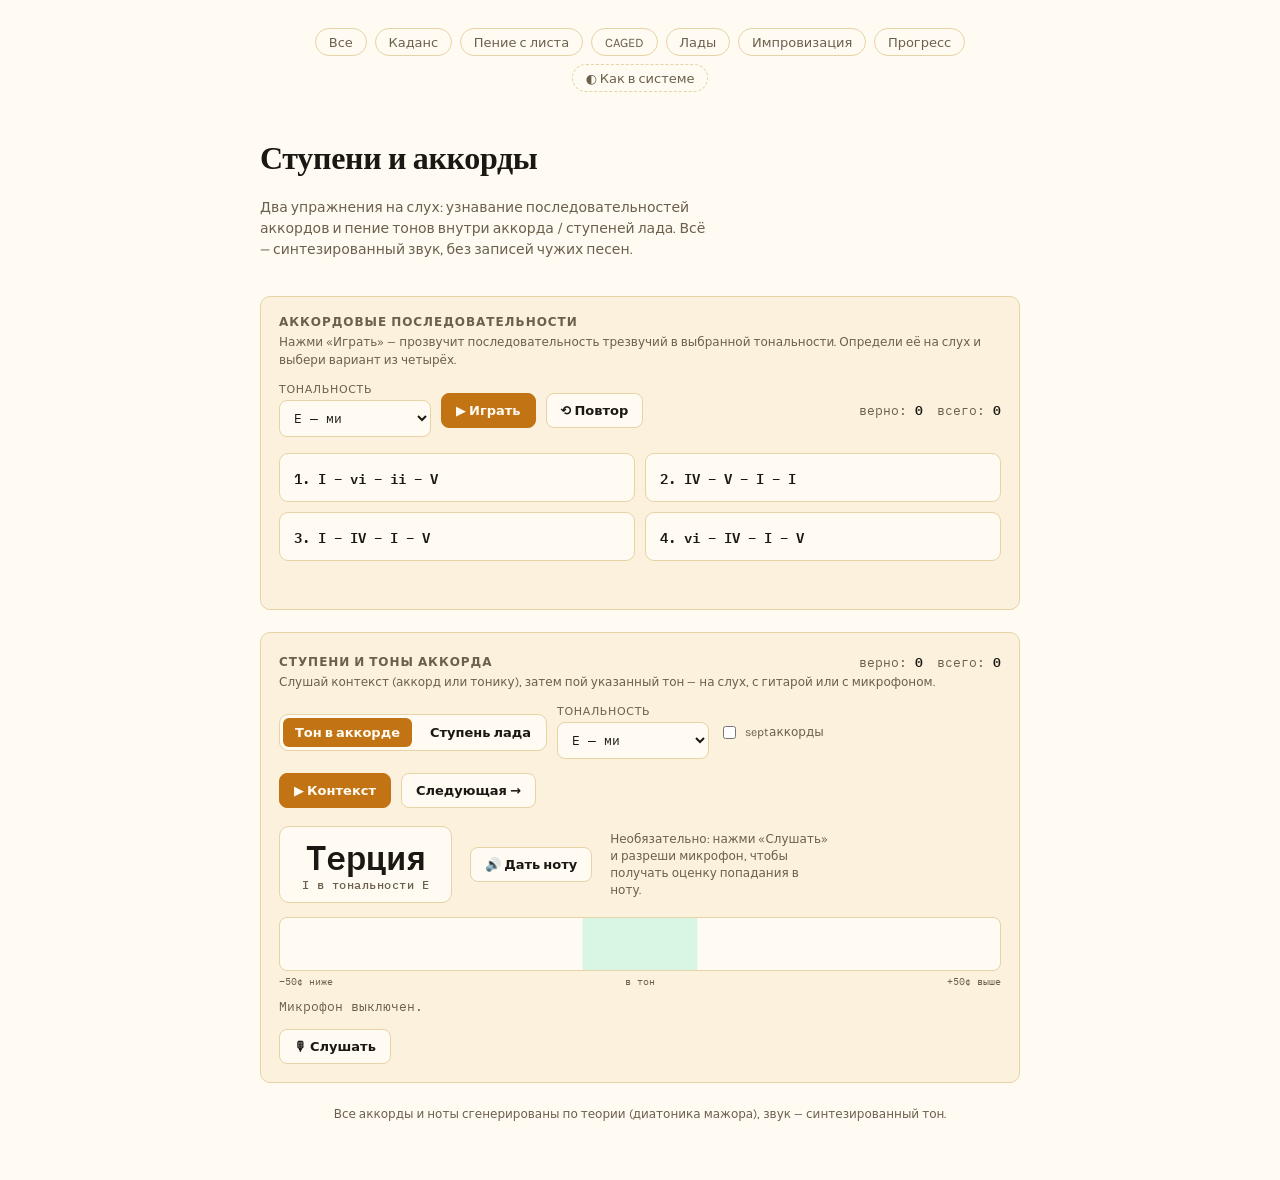
<file: theory_trainer.html>
<!doctype html>
<meta charset="utf-8">
<meta name="viewport" content="width=device-width, initial-scale=1">
<title>Ступени и аккорды</title>
<link rel="stylesheet" href="https://fonts.googleapis.com/css2?family=Fraunces:opsz,wght@9..144,400;9..144,500;9..144,600;9..144,700&family=Karla:wght@400;500;600;700&family=IBM+Plex+Mono:wght@400;500&display=swap">
<script src="ear-theme.js"></script>
<link rel="stylesheet" href="ear-common.css">
<link rel="stylesheet" href="ear-kid.css">
<link rel="stylesheet" href="ear-panel.css">
<style>
/* Палитра и шрифты — общие с сайтом: их задают ear-common.css и ear-kid.css.
   Здесь только псевдонимы под имена, которыми размечена эта страница,
   поэтому светлая, тёмная и детская темы работают сами. */
:root{
  --bg:var(--paper);
  --surface:var(--paper-raised);
  --surface-2:var(--paper);
  --border:var(--line);
  --text:var(--ink);
  --text-dim:var(--muted);
  --accent:var(--brass);
  --accent-soft:var(--brass-tint);
  --good-soft:var(--good-bg);
  --bad-soft:var(--bad-bg);
  --radius:10px;
}

*{box-sizing:border-box;}
body{
  background:var(--bg); color:var(--text);
  font-family:var(--font-body);
  padding:28px 16px 56px; display:flex; justify-content:center;
}
.mono{font-family:"IBM Plex Mono",ui-monospace,monospace;}
.wrap{width:100%;max-width:760px;display:flex;flex-direction:column;gap:22px;}

header{display:flex;flex-direction:column;gap:6px;}
h1{margin:0;font-size:clamp(24px,5vw,32px);font-weight:600;letter-spacing:-0.01em;text-wrap:balance;}
.sub{color:var(--text-dim);font-size:14px;max-width:56ch;line-height:1.5;}

.panel{background:var(--surface);border:1px solid var(--border);border-radius:var(--radius);padding:18px;}
.panel-title{font-size:12px;font-weight:600;letter-spacing:.08em;text-transform:uppercase;color:var(--text-dim);margin:0 0 4px;}
.panel-hint{font-size:12px;color:var(--text-dim);margin:0 0 14px;line-height:1.5;}

.row{display:flex;align-items:center;gap:10px;flex-wrap:wrap;}
.row + .row{margin-top:12px;}

label.field{display:flex;flex-direction:column;gap:4px;font-size:11px;color:var(--text-dim);text-transform:uppercase;letter-spacing:.06em;}
select{
  font-family:var(--font-mono);font-size:13px;color:var(--text);
  background:var(--surface-2);border:1px solid var(--border);border-radius:8px;
  padding:8px 10px;
}
.chk{display:flex;align-items:center;gap:6px;font-size:12px;color:var(--text-dim);cursor:pointer;user-select:none;}
.chk input{accent-color:var(--accent);}

button{
  font-family:inherit;font-size:13px;font-weight:600;border:1px solid var(--border);
  background:var(--surface-2);color:var(--text);border-radius:8px;padding:9px 14px;cursor:pointer;
  transition:background .15s, transform .05s;
}
button:hover{background:var(--accent-soft);}
button:active{transform:scale(.97);}
button:focus-visible{outline:2px solid var(--accent);outline-offset:2px;}
button.primary{background:var(--accent);color:var(--bg);border-color:var(--accent);}
button.primary:hover{filter:brightness(1.05);}
button.toggled{background:var(--accent);color:var(--bg);border-color:var(--accent);}
button:disabled{opacity:.5;cursor:not-allowed;}

.mode-switch{display:flex;gap:6px;background:var(--surface-2);border:1px solid var(--border);border-radius:9px;padding:3px;}
.mode-switch button{background:transparent;border:none;padding:7px 12px;border-radius:6px;}
.mode-switch button.active{background:var(--accent);color:var(--bg);}

.score{font-family:var(--font-mono);font-size:13px;color:var(--text-dim);display:flex;gap:14px;margin-left:auto;}
.score b{color:var(--text);font-weight:600;}

.options{display:grid;grid-template-columns:1fr 1fr;gap:10px;margin-top:16px;}
@media (max-width:480px){.options{grid-template-columns:1fr;}}
.opt{
  font-family:var(--font-mono);font-size:14px;text-align:left;padding:12px 14px;
  border-radius:9px;border:1px solid var(--border);background:var(--surface-2);
}
.opt.correct{background:var(--good-soft);border-color:var(--good);color:var(--good);}
.opt.wrong{background:var(--bad-soft);border-color:var(--bad);color:var(--bad);}

/* Общий .feedback из ear-common.css центрирует текст и красит фон — здесь нужен
   простой левый абзац, поэтому унаследованное гасим явно. */
.feedback{margin:12px 0 0;font-size:13px;color:var(--text-dim);min-height:18px;
  display:block;text-align:left;font-weight:400;background:none;padding:0;border-radius:0;}
.feedback.good{color:var(--good);background:none;}
.feedback.bad{color:var(--bad);background:none;}

.target-row{display:flex;align-items:center;gap:18px;margin:18px 0 14px;flex-wrap:wrap;}
.target-note{
  font-family:var(--font-mono);font-size:34px;font-weight:600;
  background:var(--surface-2);border:1px solid var(--border);border-radius:10px;
  padding:10px 22px;min-width:170px;text-align:center;line-height:1.15;
}
.target-note small{display:block;font-size:12px;font-weight:500;color:var(--text-dim);margin-top:2px;letter-spacing:.04em;}
.mic-status{font-size:12px;color:var(--text-dim);max-width:220px;line-height:1.4;}

.meter-wrap{margin-top:4px;}
.meter{position:relative;height:54px;background:var(--surface-2);border:1px solid var(--border);border-radius:8px;overflow:hidden;}
.meter .zero-line{position:absolute;left:50%;top:0;bottom:0;width:2px;background:var(--border);transform:translateX(-1px);}
.meter .band{position:absolute;left:50%;top:0;bottom:0;width:16%;transform:translateX(-50%);background:var(--good-soft);}
.meter .needle{position:absolute;top:6px;bottom:6px;width:4px;border-radius:2px;background:var(--text-dim);left:50%;transform:translateX(-50%);transition:left .06s linear, background .1s linear;opacity:0;}
.meter .needle.show{opacity:1;}
.meter .needle.good{background:var(--good);}
.meter .needle.bad{background:var(--bad);}
.meter-scale{display:flex;justify-content:space-between;font-family:var(--font-mono);font-size:10px;color:var(--text-dim);margin-top:4px;}
.detected{margin-top:10px;font-family:var(--font-mono);font-size:13px;color:var(--text-dim);}
.detected b{color:var(--text);}

.reveal-note{margin-top:10px;font-family:var(--font-mono);font-size:13px;color:var(--text-dim);}
.reveal-note b{color:var(--accent);}

footer{color:var(--text-dim);font-size:12px;text-align:center;line-height:1.6;}
</style>

<div class="wrap">
  <nav class="site-nav" aria-label="Тренажёры">
    <a href="index.html">Все</a>
    <a href="cadence.html">Каданс</a>
    <a href="solfege.html">Пение с листа</a>
    <a href="caged.html">CAGED</a>
    <a href="modes.html">Лады</a>
    <a href="improv.html">Импровизация</a>
    <a href="progress.html">Прогресс</a>
  </nav>

  <header>
    <h1>Ступени и аккорды</h1>
    <p class="sub">Два упражнения на слух: узнавание последовательностей аккордов и пение тонов внутри аккорда / ступеней лада. Всё — синтезированный звук, без записей чужих песен.</p>
  </header>

  <!-- MODULE 1: progression ID -->
  <section class="panel">
    <p class="panel-title">Аккордовые последовательности</p>
    <p class="panel-hint">Нажми «Играть» — прозвучит последовательность трезвучий в выбранной тональности. Определи её на слух и выбери вариант из четырёх.</p>

    <div class="row">
      <label class="field">Тональность
        <select id="progKey"></select>
      </label>
      <button id="progPlay" class="primary">▶ Играть</button>
      <button id="progReplay">⟲ Повтор</button>
      <div class="score">
        <span>верно: <b id="progGood">0</b></span>
        <span>всего: <b id="progTotal">0</b></span>
      </div>
    </div>

    <div class="options" id="progOptions"></div>
    <div class="feedback" id="progFeedback"></div>
  </section>

  <!-- MODULE 2: chord tones / scale degrees -->
  <section class="panel">
    <div class="row">
      <p class="panel-title" style="margin:0;">Ступени и тоны аккорда</p>
      <div class="score">
        <span>верно: <b id="singGood">0</b></span>
        <span>всего: <b id="singTotal">0</b></span>
      </div>
    </div>
    <p class="panel-hint">Слушай контекст (аккорд или тонику), затем пой указанный тон — на слух, с гитарой или с микрофоном.</p>

    <div class="row">
      <div class="mode-switch">
        <button id="modeChord" class="active">Тон в аккорде</button>
        <button id="modeDegree">Ступень лада</button>
      </div>
      <label class="field">Тональность
        <select id="singKey"></select>
      </label>
      <label class="chk" id="seventhWrap">
        <input type="checkbox" id="seventhChk"> septаккорды
      </label>
    </div>

    <div class="row" style="margin-top:14px;">
      <button id="ctxPlay" class="primary">▶ Контекст</button>
      <button id="nextTarget">Следующая →</button>
    </div>

    <div class="target-row">
      <div class="target-note mono" id="targetLabel">—<small id="targetSub">&nbsp;</small></div>
      <button id="playTargetBtn">🔊 Дать ноту</button>
      <div class="mic-status" id="micStatus">Необязательно: нажми «Слушать» и разреши микрофон, чтобы получать оценку попадания в ноту.</div>
    </div>

    <div class="meter-wrap">
      <div class="meter">
        <div class="zero-line"></div>
        <div class="band"></div>
        <div class="needle" id="needle"></div>
      </div>
      <div class="meter-scale"><span>−50¢ ниже</span><span>в тон</span><span>+50¢ выше</span></div>
    </div>

    <div class="detected" id="detected">Микрофон выключен.</div>

    <div class="row" style="margin-top:14px;">
      <button id="micBtn">🎙 Слушать</button>
    </div>
  </section>

  <footer>Все аккорды и ноты сгенерированы по теории (диатоника мажора), звук — синтезированный тон.</footer>
</div>

<script>
// ---------- shared audio engine ----------
let audioCtx = null;
function ensureCtx(){
  if (!audioCtx) audioCtx = new (window.AudioContext||window.webkitAudioContext)();
  if (audioCtx.state === 'suspended') audioCtx.resume();
  return audioCtx;
}
function freqFromMidi(m){ return 440 * Math.pow(2, (m-69)/12); }
function midiFromFreq(f){ return 69 + 12*Math.log2(f/440); }
const NOTE_NAMES = ['C','C#','D','D#','E','F','F#','G','G#','A','A#','B'];
function nameFromMidiRound(m){
  const r = Math.round(m);
  const oct = Math.floor(r/12)-1;
  return NOTE_NAMES[((r%12)+12)%12] + oct;
}
function nameFromMidiExact(m){
  const oct = Math.floor(m/12)-1;
  return NOTE_NAMES[((m%12)+12)%12] + oct;
}

function tone(freq, startTime, dur, vel=0.22, type='triangle'){
  const c = ensureCtx();
  const osc = c.createOscillator();
  const gain = c.createGain();
  osc.type = type;
  osc.frequency.value = freq;
  osc.connect(gain); gain.connect(c.destination);
  const a = 0.015, r = 0.08;
  gain.gain.setValueAtTime(0, startTime);
  gain.gain.linearRampToValueAtTime(vel, startTime+a);
  gain.gain.setValueAtTime(vel, Math.max(startTime+a, startTime+dur-r));
  gain.gain.linearRampToValueAtTime(0, startTime+dur);
  osc.start(startTime);
  osc.stop(startTime+dur+0.02);
}
function chordTone(midis, startTime, dur, vel=0.14){
  midis.forEach(m => tone(freqFromMidi(m), startTime, dur, vel, 'sine'));
}

// ---------- music theory ----------
const KEYS = [
  {pc:4, name:'E — ми'},
  {pc:9, name:'A — ля'},
  {pc:2, name:'D — ре'},
  {pc:7, name:'G — соль'},
  {pc:0, name:'C — до'},
  {pc:11,name:'B — си'},
  {pc:5, name:'F — фа'},
  {pc:10,name:'B♭ — си-бемоль'},
];
const SCALE = [0,2,4,5,7,9,11];
const TRIAD_Q = ['maj','min','min','maj','maj','min','dim'];
const SEV_Q   = ['maj7','min7','min7','maj7','dom7','min7','m7b5'];
const TRIAD_LABEL = ['I','ii','iii','IV','V','vi','vii°'];
const SEV_LABEL   = ['Imaj7','ii7','iii7','IVmaj7','V7','vi7','viiø7'];
const INTERVALS = {
  maj:[0,4,7], min:[0,3,7], dim:[0,3,6],
  maj7:[0,4,7,11], min7:[0,3,7,10], dom7:[0,4,7,10], m7b5:[0,3,6,10]
};
const TONE_LABEL = ['Прима','Терция','Квинта','Септима'];

function romanLabel(degree, seventh){ return (seventh?SEV_LABEL:TRIAD_LABEL)[degree]; }

function chordMidis(keyPc, degree, seventh, baseOct=60){
  const quality = (seventh?SEV_Q:TRIAD_Q)[degree];
  let root = ((keyPc + SCALE[degree]) % 12);
  let rootMidi = baseOct + root;
  while (rootMidi < baseOct-5) rootMidi += 12;
  while (rootMidi > baseOct+7) rootMidi -= 12;
  return INTERVALS[quality].map(iv => rootMidi + iv);
}

function fillKeySelect(sel){
  KEYS.forEach((k,i)=>{
    const o = document.createElement('option');
    o.value = i; o.textContent = k.name;
    sel.appendChild(o);
  });
}
fillKeySelect(document.getElementById('progKey'));
fillKeySelect(document.getElementById('singKey'));

// ---------- module 1: progression identification ----------
const PROGRESSIONS = [
  [0,4,5,3],
  [0,5,3,4],
  [5,3,0,4],
  [1,4,0],
  [0,3,4,3],
  [0,4,5,2,3,0,3,4],
  [0,5,1,4],
  [2,5,1,4,0],
  [0,3,0,4],
  [3,4,0,0],
];

let progRound = null;

function pickDistractors(correctIdx, n){
  const pool = PROGRESSIONS.map((p,i)=>i).filter(i=>i!==correctIdx);
  const sameLen = pool.filter(i=>PROGRESSIONS[i].length===PROGRESSIONS[correctIdx].length);
  const rest = pool.filter(i=>!sameLen.includes(i));
  const ordered = [...sameLen.sort(()=>Math.random()-0.5), ...rest.sort(()=>Math.random()-0.5)];
  return ordered.slice(0,n);
}

function newProgressionRound(){
  const keyIdx = parseInt(document.getElementById('progKey').value);
  const correctIdx = Math.floor(Math.random()*PROGRESSIONS.length);
  const distractors = pickDistractors(correctIdx, 3);
  const optionIdx = [correctIdx, ...distractors].sort(()=>Math.random()-0.5);
  progRound = { keyIdx, correctIdx, optionIdx, answered:false };
  renderProgOptions();
  document.getElementById('progFeedback').textContent = '';
  document.getElementById('progFeedback').className = 'feedback';
}

function renderProgOptions(){
  const wrap = document.getElementById('progOptions');
  wrap.innerHTML = '';
  progRound.optionIdx.forEach(i=>{
    const b = document.createElement('button');
    b.className = 'opt';
    b.textContent = progRound.optionIdx.indexOf(i)+1 + '.  ' + PROGRESSIONS[i].map(d=>romanLabel(d,false)).join(' – ');
    b.addEventListener('click', ()=> answerProgression(i, b));
    wrap.appendChild(b);
  });
}

function answerProgression(chosenIdx, btnEl){
  if (progRound.answered) return;
  progRound.answered = true;
  const correct = chosenIdx === progRound.correctIdx;
  document.getElementById('progTotal').textContent = parseInt(document.getElementById('progTotal').textContent)+1;
  if (correct) document.getElementById('progGood').textContent = parseInt(document.getElementById('progGood').textContent)+1;

  [...document.querySelectorAll('#progOptions .opt')].forEach((el,i)=>{
    const idx = progRound.optionIdx[i];
    if (idx === progRound.correctIdx) el.classList.add('correct');
    else if (el===btnEl) el.classList.add('wrong');
  });
  const fb = document.getElementById('progFeedback');
  fb.textContent = correct ? 'Верно!' : ('Неверно — правильный ответ: ' + PROGRESSIONS[progRound.correctIdx].map(d=>romanLabel(d,false)).join(' – '));
  fb.className = 'feedback ' + (correct?'good':'bad');
}

function playProgression(){
  const c = ensureCtx();
  const keyPc = KEYS[progRound.keyIdx].pc;
  const degrees = PROGRESSIONS[progRound.correctIdx];
  const dur = 0.85, gap = 0.05;
  const start = c.currentTime + 0.05;
  degrees.forEach((d,i)=>{
    const midis = chordMidis(keyPc, d, false);
    chordTone(midis, start + i*(dur+gap), dur);
  });
}

document.getElementById('progKey').addEventListener('change', newProgressionRound);
document.getElementById('progPlay').addEventListener('click', ()=>{
  if (!progRound || progRound.answered) newProgressionRound();
  playProgression();
});
document.getElementById('progReplay').addEventListener('click', ()=>{
  if (progRound) playProgression();
});
newProgressionRound();

// ---------- module 2: chord tones / scale degrees ----------
let mode = 'chord'; // 'chord' | 'degree'
let target = null; // {midi, contextPlay: fn, label, sub}
let micStream=null, micCtx=null, micAnalyser=null, micRAF=null;
let holdGoodFrames=0, lastScored=false;

function currentKeyPc(){ return KEYS[parseInt(document.getElementById('singKey').value)].pc; }

function newSingRound(){
  const keyPc = currentKeyPc();
  if (mode === 'chord'){
    const seventh = document.getElementById('seventhChk').checked;
    const degree = Math.floor(Math.random()*7);
    const midis = chordMidis(keyPc, degree, seventh);
    const toneIdx = Math.floor(Math.random()*midis.length);
    target = {
      midi: midis[toneIdx],
      label: TONE_LABEL[toneIdx],
      sub: romanLabel(degree, seventh) + ' в тональности ' + KEYS[parseInt(document.getElementById('singKey').value)].name.split(' — ')[0],
      context: (startTime)=> chordTone(midis, startTime, 1.1, 0.13),
    };
  } else {
    const degree = Math.floor(Math.random()*7);
    const rootMidi = 60 + keyPc;
    const midi = rootMidi + SCALE[degree];
    target = {
      midi,
      label: (degree+1) + '-я ступень',
      sub: 'тоника — ' + KEYS[parseInt(document.getElementById('singKey').value)].name.split(' — ')[0],
      context: (startTime)=> tone(freqFromMidi(rootMidi), startTime, 1.0, 0.2),
    };
  }
  document.getElementById('targetLabel').innerHTML = target.label + '<small id="targetSub">' + target.sub + '</small>';
  lastScored = false;
  holdGoodFrames = 0;
}

document.getElementById('modeChord').addEventListener('click', ()=>{
  mode = 'chord';
  document.getElementById('modeChord').classList.add('active');
  document.getElementById('modeDegree').classList.remove('active');
  document.getElementById('seventhWrap').style.opacity = 1;
  newSingRound();
});
document.getElementById('modeDegree').addEventListener('click', ()=>{
  mode = 'degree';
  document.getElementById('modeDegree').classList.add('active');
  document.getElementById('modeChord').classList.remove('active');
  document.getElementById('seventhWrap').style.opacity = .4;
  newSingRound();
});
document.getElementById('singKey').addEventListener('change', newSingRound);
document.getElementById('seventhChk').addEventListener('change', newSingRound);
document.getElementById('nextTarget').addEventListener('click', newSingRound);

document.getElementById('ctxPlay').addEventListener('click', ()=>{
  const c = ensureCtx();
  target.context(c.currentTime + 0.03);
});
document.getElementById('playTargetBtn').addEventListener('click', ()=>{
  const c = ensureCtx();
  tone(freqFromMidi(target.midi), c.currentTime + 0.02, 0.9, 0.25);
});

newSingRound();

// ---------- pitch detection (autocorrelation) ----------
function autoCorrelate(buf, sampleRate){
  const SIZE = buf.length;
  let rms = 0;
  for (let i=0;i<SIZE;i++){ rms += buf[i]*buf[i]; }
  rms = Math.sqrt(rms/SIZE);
  if (rms < 0.01) return -1;

  let r1=0, r2=SIZE-1;
  const thres = 0.2;
  for (let i=0;i<SIZE/2;i++){ if (Math.abs(buf[i])<thres){ r1=i; break; } }
  for (let i=1;i<SIZE/2;i++){ if (Math.abs(buf[SIZE-i])<thres){ r2=SIZE-i; break; } }
  const trimmed = buf.slice(r1,r2);
  const N = trimmed.length;
  if (N < 8) return -1;

  const c = new Array(N).fill(0);
  for (let i=0;i<N;i++){ for (let j=0;j<N-i;j++){ c[i] += trimmed[j]*trimmed[j+i]; } }
  let d=0; while (d < N-1 && c[d] > c[d+1]) d++;
  let maxval=-1, maxpos=-1;
  for (let i=d;i<N;i++){ if (c[i] > maxval){ maxval=c[i]; maxpos=i; } }
  let T0 = maxpos;
  if (T0 <= 0) return -1;
  const x1 = c[T0-1] ?? c[T0], x2 = c[T0], x3 = c[T0+1] ?? c[T0];
  const a = (x1 + x3 - 2*x2)/2;
  const b = (x3 - x1)/2;
  if (a) T0 = T0 - b/(2*a);
  if (T0 <= 0) return -1;
  return sampleRate/T0;
}

async function startMic(){
  try{
    micStream = await navigator.mediaDevices.getUserMedia({audio:{echoCancellation:false, noiseSuppression:false, autoGainControl:false}});
  }catch(err){
    document.getElementById('micStatus').textContent = 'Не удалось получить доступ к микрофону: ' + (err && err.message ? err.message : 'запрещено браузером/окружением.');
    return false;
  }
  micCtx = ensureCtx();
  const src = micCtx.createMediaStreamSource(micStream);
  micAnalyser = micCtx.createAnalyser();
  micAnalyser.fftSize = 2048;
  src.connect(micAnalyser);
  document.getElementById('micStatus').textContent = 'Слушаю — спой указанный тон.';
  document.getElementById('needle').classList.add('show');
  micLoop();
  return true;
}
function stopMic(){
  if (micRAF) cancelAnimationFrame(micRAF);
  if (micStream) micStream.getTracks().forEach(t=>t.stop());
  micStream = null; micAnalyser = null;
  document.getElementById('detected').textContent = 'Микрофон выключен.';
  document.getElementById('needle').classList.remove('show');
  document.getElementById('micStatus').textContent = 'Необязательно: нажми «Слушать» и разреши микрофон, чтобы получать оценку попадания в ноту.';
}
function micLoop(){
  const buf = new Float32Array(micAnalyser.fftSize);
  micAnalyser.getFloatTimeDomainData(buf);
  const freq = autoCorrelate(buf, micCtx.sampleRate);
  const needle = document.getElementById('needle');
  const detected = document.getElementById('detected');

  if (freq > 50 && freq < 1500){
    const sungMidi = midiFromFreq(freq);
    const cents = (sungMidi - target.midi) * 100;
    const clamped = Math.max(-50, Math.min(50, cents));
    needle.style.left = (50 + clamped) + '%';
    const inTune = Math.abs(cents) <= 25;
    needle.classList.toggle('good', inTune);
    needle.classList.toggle('bad', !inTune);
    detected.innerHTML = `слышу: <b>${nameFromMidiRound(sungMidi)}</b> (${freq.toFixed(0)} Гц) · отклонение <b>${cents>0?'+':''}${cents.toFixed(0)}¢</b>`;

    if (inTune){
      holdGoodFrames++;
      if (holdGoodFrames > 18 && !lastScored){
        lastScored = true;
        document.getElementById('singGood').textContent = parseInt(document.getElementById('singGood').textContent)+1;
        document.getElementById('singTotal').textContent = parseInt(document.getElementById('singTotal').textContent)+1;
        setTimeout(newSingRound, 500);
      }
    } else holdGoodFrames = 0;
  } else {
    needle.classList.remove('good','bad');
    needle.style.left = '50%';
    detected.textContent = 'слушаю тишину…';
    holdGoodFrames = 0;
  }
  micRAF = requestAnimationFrame(micLoop);
}

const micBtn = document.getElementById('micBtn');
let micOn = false;
micBtn.addEventListener('click', async ()=>{
  if (!micOn){
    micBtn.disabled = true;
    const ok = await startMic();
    micBtn.disabled = false;
    if (ok){ micOn = true; micBtn.textContent = '⏹ Остановить'; micBtn.classList.add('toggled'); }
  } else {
    stopMic(); micOn = false;
    micBtn.textContent = '🎙 Слушать'; micBtn.classList.remove('toggled');
  }
});
</script>
</file>
<file: ear-common.css>
:root{
    --ink:#1b1814;
    --paper:#fffbf2;
    --paper-raised:#fbf1dc;
    --line:#e6d3a6;
    --muted:#6b604c;
    --brass:#c27414;
    --brass-deep:#94550a;
    --brass-tint:#ffe3ad;
    --on-brass:#fffaf0;
    color-scheme:light;
    --good:#16894a;
    --good-bg:#d9f5e3;
    --bad:#d2302a;
    --bad-bg:#fde0dc;
    --shadow:0 1px 2px rgba(33,29,26,.08), 0 8px 20px rgba(120,80,20,.10);
    --tone-r:#d27a0a; --tone-3:#15994f; --tone-5:#2266dd; --tone-7:#a032c8; --tone-char:#e8361c; --tone-x:#8a7f6a;
    --wood:#f3e2bb; --fret:#c4a36a; --string:#7d6a48; --inlay:#e0c68c; --dot-text:#ffffff;
    --font-display:'Fraunces', Georgia, 'Times New Roman', serif;
    --font-body:'Karla', 'Segoe UI', system-ui, sans-serif;
    --font-mono:'IBM Plex Mono', 'SFMono-Regular', Consolas, monospace;

    /* Шкала кеглей: семь ступеней вместо семнадцати значений, подобранных по месту.
       Рядом в комментарии — пиксели при корне 16px. */
    --t-legend:0.6875rem;  /* 11 — подписи, легенды */
    --t-xs:0.75rem;        /* 12 */
    --t-sm:0.8125rem;      /* 13 */
    --t-md:0.875rem;       /* 14 — основной мелкий */
    --t-lg:1rem;           /* 16 — основной */
    --t-xl:1.25rem;        /* 20 — заголовок раздела */
    --t-2xl:1.5rem;        /* 24 — крупная цифра, ступень */
    --t-3xl:1.75rem;       /* 28 */

    /* Отступы кратны четырём; --s-0 оставлен для волосяных зазоров внутри клавиш. */
    --s-0:2px; --s-1:4px; --s-2:8px; --s-3:12px;
    --s-4:16px; --s-6:24px; --s-8:32px; --s-12:48px;
  }
  @media (prefers-color-scheme: dark){
    :root:not([data-theme="light"]):not([data-theme="kid"]):not([data-theme="panel"]){
      --ink:#fbf3e2;
      --paper:#16120c;
      --paper-raised:#231b10;
      --line:#57432a;
      --muted:#c4b391;
      --brass:#ffb040;
      --brass-deep:#ffc870;
      --brass-tint:#4d3410;
      --on-brass:#1b1206;
    color-scheme:dark;
      --good:#4ee08c;
      --good-bg:#12351f;
      --bad:#ff6f66;
      --bad-bg:#43191a;
      --shadow:0 1px 2px rgba(0,0,0,.5), 0 10px 26px rgba(0,0,0,.45);
      --tone-r:#ffb03a; --tone-3:#3fe486; --tone-5:#5ca8ff; --tone-7:#dc8cff; --tone-char:#ff5f3d; --tone-x:#a8997a;
      --wood:#3b2d1b; --fret:#8a6c42; --string:#c9b187; --inlay:#5e4a2c; --dot-text:#14100a;
    }
  }
  :root[data-theme="dark"]{
    --ink:#fbf3e2;
    --paper:#16120c;
    --paper-raised:#231b10;
    --line:#57432a;
    --muted:#c4b391;
    --brass:#ffb040;
    --brass-deep:#ffc870;
    --brass-tint:#4d3410;
    --on-brass:#1b1206;
    color-scheme:dark;
    --good:#4ee08c;
    --good-bg:#12351f;
    --bad:#ff6f66;
    --bad-bg:#43191a;
    --shadow:0 1px 2px rgba(0,0,0,.5), 0 10px 26px rgba(0,0,0,.45);
    --tone-r:#ffb03a; --tone-3:#3fe486; --tone-5:#5ca8ff; --tone-7:#dc8cff; --tone-char:#ff5f3d; --tone-x:#a8997a;
    --wood:#3b2d1b; --fret:#8a6c42; --string:#c9b187; --inlay:#5e4a2c; --dot-text:#14100a;
  }

  *{ box-sizing:border-box; }
  body{
    margin:0;
    background:var(--paper);
    color:var(--ink);
    font-family:var(--font-body);
    -webkit-font-smoothing:antialiased;
  }
  .page{
    max-width:920px;
    margin:0 auto;
    padding-inline:20px;
    padding-block:32px 48px;
  }
  h1,h2{ font-family:var(--font-display); margin:0; text-wrap:balance; }
  button{ font-family:inherit; }
  :focus-visible{ outline:2px solid var(--brass); outline-offset:2px; }

  .hero{ text-align:center; margin-bottom:2.25rem; }
  .staff{ width:200px; max-width:60%; height:auto; margin:0 auto 1rem; display:block; }
  .staff line{ stroke:var(--line); stroke-width:1.4; stroke-linecap:round; }
  .staff circle{ fill:var(--brass); }
  .hero h1{ font-size:clamp(2rem, 5vw, 2.6rem); font-weight:600; letter-spacing:.01em; }
  .tagline{ margin:.5rem 0 0; color:var(--muted); font-size:var(--t-lg); }

  .layout{
    display:grid;
    grid-template-columns:1fr 300px;
    gap:var(--s-8);
    align-items:start;
  }
  @media (max-width:760px){
    .layout{ grid-template-columns:1fr; }
  }

  .trainer{
    background:var(--paper-raised);
    border:1px solid var(--line);
    border-radius:16px;
    padding:1.75rem;
    box-shadow:var(--shadow);
  }

  .tabs{
    display:flex;
    border:1px solid var(--line);
    border-radius:999px;
    overflow:hidden;
    margin-bottom:1.5rem;
  }
  .tabs button{
    flex:1;
    padding:.6rem 0;
    border:none;
    background:var(--paper);
    color:var(--muted);
    font-size:var(--t-md);
    font-weight:600;
    cursor:pointer;
  }
  .tabs button.active{ background:var(--brass); color:var(--on-brass); }

  .context-bar{
    display:flex;
    justify-content:space-between;
    gap:var(--s-4);
    flex-wrap:wrap;
    font-family:var(--font-mono);
    font-size:var(--t-xs);
    letter-spacing:.03em;
    color:var(--muted);
    text-transform:uppercase;
    margin-bottom:1.5rem;
  }
  #keyReadout{ color:var(--brass-deep); font-weight:500; }

  .stage{
    display:flex;
    flex-direction:column;
    align-items:center;
    gap:var(--s-3);
    margin-bottom:1.5rem;
  }
  .play-btn{
    display:inline-flex;
    align-items:center;
    gap:var(--s-2);
    padding:.9rem 1.75rem;
    border:none;
    border-radius:999px;
    background:var(--brass);
    color:var(--on-brass);
    font-size:var(--t-lg);
    font-weight:600;
    cursor:pointer;
    box-shadow:var(--shadow);
    transition:background .15s ease, transform .15s ease;
  }
  .play-btn:hover{ background:var(--brass-deep); transform:translateY(-1px); }
  .play-btn:active{ transform:translateY(0); }
  .play-btn svg{ width:16px; height:16px; fill:currentColor; }

  .ghost-btn{
    background:transparent;
    border:1px solid var(--line);
    color:var(--muted);
    padding:.5rem 1.1rem;
    border-radius:999px;
    font-size:var(--t-md);
    cursor:pointer;
    transition:border-color .15s ease, color .15s ease;
  }
  .ghost-btn:hover{ border-color:var(--brass); color:var(--brass-deep); }

  .feedback{
    min-height:2.4rem;
    display:flex;
    align-items:center;
    justify-content:center;
    text-align:center;
    font-size:var(--t-lg);
    font-weight:600;
    border-radius:10px;
    padding:0 .75rem;
    margin-bottom:1.25rem;
    color:var(--muted);
  }
  .feedback.good{ background:var(--good-bg); color:var(--good); }
  .feedback.bad{ background:var(--bad-bg); color:var(--bad); }

  .degrees{
    display:flex;
    flex-wrap:wrap;
    gap:var(--s-2);
    justify-content:center;
    margin-bottom:1.25rem;
  }
  .degree-tile{
    flex:1 1 64px;
    max-width:88px;
    display:flex;
    flex-direction:column;
    align-items:center;
    gap:var(--s-0);
    padding:.85rem .5rem .65rem;
    background:var(--paper);
    border:1px solid var(--line);
    border-radius:12px;
    cursor:pointer;
    transition:border-color .15s ease, background .15s ease, transform .1s ease;
  }
  .degree-tile:hover:not(:disabled){ border-color:var(--brass); transform:translateY(-2px); }
  .degree-tile:disabled{ cursor:default; }
  .degree-tile .roman{ font-family:var(--font-display); font-size:var(--t-2xl); font-weight:600; line-height:1; }
  .degree-tile .chordname{ font-family:var(--font-mono); font-size:var(--t-legend); color:var(--muted); }
  .degree-tile.is-correct{ background:var(--good-bg); border-color:var(--good); }
  .degree-tile.is-correct .roman{ color:var(--good); }
  .degree-tile.is-wrong{ background:var(--bad-bg); border-color:var(--bad); }
  .degree-tile.is-wrong .roman{ color:var(--bad); }
  .degrees.sevenths .degree-tile{ max-width:118px; flex-basis:88px; }
  .degrees.sevenths .roman{ font-size:var(--t-lg); letter-spacing:-0.01em; }
  .degrees.sevenths .chordname{ font-size:var(--t-legend); }
  @media (prefers-reduced-motion: no-preference){
    .degree-tile.is-wrong{ animation:shake .3s ease; }
  }
  @keyframes shake{
    0%,100%{ transform:translateX(0); }
    25%{ transform:translateX(-3px); }
    75%{ transform:translateX(3px); }
  }

  .slots{
    display:flex;
    flex-wrap:wrap;
    gap:var(--s-2);
    justify-content:center;
    margin-bottom:1.25rem;
  }
  .slot{
    min-width:72px;
    padding:.55rem .5rem;
    display:flex;
    flex-direction:column;
    align-items:center;
    gap:var(--s-0);
    border:1px dashed var(--line);
    border-radius:10px;
    background:var(--paper);
    transition:border-color .15s ease, background .15s ease;
  }
  .slot-mark{ font-family:var(--font-mono); font-size:var(--t-legend); color:var(--muted); }
  .slot-sym{ font-family:var(--font-display); font-size:var(--t-xl); font-weight:600; min-height:1.3em; }
  .slot-name{ font-family:var(--font-mono); font-size:var(--t-legend); color:var(--muted); min-height:1em; }
  .slot-correct{ display:block; font-family:var(--font-mono); font-size:var(--t-legend); color:var(--good); margin-top:.2rem; }
  .slot.is-current{ border-style:solid; border-color:var(--brass); box-shadow:0 0 0 3px var(--brass-tint); }
  .slot.is-correct{ border-style:solid; border-color:var(--good); background:var(--good-bg); }
  .slot.is-correct .slot-sym{ color:var(--good); }
  .slot.is-wrong{ border-style:solid; border-color:var(--bad); background:var(--bad-bg); }
  .slot.is-wrong .slot-sym{ color:var(--bad); }

  .prog-name{
    text-align:center;
    font-size:var(--t-md);
    font-style:italic;
    color:var(--brass-deep);
    margin:-.5rem 0 1.25rem;
  }

  .next-btn{
    display:block;
    margin:0 auto;
    background:transparent;
    border:1px solid var(--brass);
    color:var(--brass-deep);
    padding:.6rem 1.4rem;
    border-radius:999px;
    font-weight:600;
    cursor:pointer;
    transition:background .15s ease, color .15s ease;
  }
  .next-btn:hover{ background:var(--brass); color:var(--on-brass); }

  .settings{
    background:var(--paper-raised);
    border:1px solid var(--line);
    border-radius:16px;
    padding:1.5rem;
    display:flex;
    flex-direction:column;
    gap:var(--s-4);
    box-shadow:var(--shadow);
  }
  @media (min-width:761px){
    .settings{ position:sticky; top:calc(env(safe-area-inset-top,0px) + 16px); }
  }
  .settings h2{ font-size:var(--t-lg); font-weight:600; margin-bottom:.15rem; }
  .settings label{ display:flex; flex-direction:column; gap:var(--s-1); font-size:var(--t-md); color:var(--muted); }
  .settings select, .settings input[type="range"]{ font-family:var(--font-body); }
  select{
    font-size:var(--t-lg);
    color:var(--ink);
    background:var(--paper);
    border:1px solid var(--line);
    border-radius:8px;
    padding:.5rem .6rem;
  }
  input[type="range"]{ accent-color:var(--brass); width:100%; }

  .mode-toggle{
    display:flex;
    border:1px solid var(--line);
    border-radius:999px;
    overflow:hidden;
  }
  .mode-toggle button{
    flex:1;
    padding:.5rem 0;
    border:none;
    background:var(--paper);
    color:var(--muted);
    font-size:var(--t-md);
    font-weight:600;
    cursor:pointer;
  }
  .mode-toggle button.active{ background:var(--brass); color:var(--on-brass); }
  .mode-toggle.is-disabled{ opacity:.5; }
  .mode-toggle button:disabled{ cursor:not-allowed; }

  .checkbox{
    flex-direction:row !important;
    align-items:center;
    gap:var(--s-2) !important;
    font-size:var(--t-md);
    color:var(--ink);
    cursor:pointer;
  }
  .checkbox input{ accent-color:var(--brass); width:16px; height:16px; flex:none; }

  .level-caption{
    font-family:var(--font-mono);
    font-size:var(--t-xs);
    color:var(--brass-deep);
    margin-top:-.5rem;
  }

  .stats{
    display:grid;
    grid-template-columns:1fr 1fr;
    gap:var(--s-2);
  }
  .stat{
    background:var(--paper);
    border:1px solid var(--line);
    border-radius:10px;
    padding:.6rem;
    text-align:center;
  }
  .stat-value{
    display:block;
    font-family:var(--font-mono);
    font-variant-numeric:tabular-nums;
    font-size:var(--t-xl);
    font-weight:500;
    color:var(--brass-deep);
  }
  .stat-label{ font-size:var(--t-legend); color:var(--muted); text-transform:uppercase; letter-spacing:.04em; }

  .reset-btn{
    background:transparent;
    border:none;
    color:var(--muted);
    font-size:var(--t-xs);
    text-decoration:underline;
    cursor:pointer;
    padding:0;
    align-self:flex-start;
  }
  .reset-btn:hover{ color:var(--bad); }

  .ghost-btn.active{ background:var(--brass); border-color:var(--brass); color:var(--on-brass); }

  .theory{
    margin-top:2rem;
    background:var(--paper-raised);
    border:1px solid var(--line);
    border-radius:16px;
    padding:1.5rem 1.75rem;
    box-shadow:var(--shadow);
  }
  .theory-head{
    display:flex;
    align-items:center;
    justify-content:space-between;
    gap:var(--s-4);
    flex-wrap:wrap;
    margin-bottom:1rem;
  }
  .theory-head h2{ font-size:var(--t-lg); font-weight:600; }
  .theory-head h2 span{ color:var(--brass-deep); }
  .theory-table-wrap{ overflow-x:auto; }
  .theory-table{
    width:100%;
    min-width:640px;
    border-collapse:collapse;
    font-size:var(--t-md);
  }
  .theory-table th, .theory-table td{
    text-align:left;
    padding:.5rem .6rem;
    border-bottom:1px solid var(--line);
    white-space:nowrap;
  }
  .theory-table th{
    font-family:var(--font-mono);
    font-size:var(--t-legend);
    text-transform:uppercase;
    letter-spacing:.03em;
    color:var(--muted);
    font-weight:500;
  }
  .theory-table td:first-child{ font-family:var(--font-display); font-weight:600; font-size:var(--t-lg); }
  .theory-table td:nth-child(3), .theory-table td:nth-child(4){ font-family:var(--font-mono); font-size:var(--t-sm); color:var(--muted); }
  .theory-table tbody tr:last-child td{ border-bottom:none; }
  .theory-note{ margin:.9rem 0 0; font-size:var(--t-xs); color:var(--muted); }

  .notes{
    max-width:640px;
    margin:2rem auto 0;
    text-align:center;
    color:var(--muted);
    font-size:var(--t-sm);
    line-height:1.5;
  }

  /* ---- общее для новых тренажёров ---- */
  .site-nav{ display:flex; flex-wrap:wrap; gap:var(--s-2); justify-content:center; margin-bottom:1.5rem; }
  .site-nav a{
    font-size:var(--t-sm); color:var(--muted); text-decoration:none;
    padding:.35rem .8rem; border:1px solid var(--line); border-radius:999px;
  }
  .site-nav a:hover{ border-color:var(--brass); color:var(--brass-deep); }
  .site-nav a[aria-current="page"]{ background:var(--brass); border-color:var(--brass); color:var(--on-brass); }
  .theme-btn{
    font:inherit; font-size:var(--t-sm); color:var(--muted); background:transparent; cursor:pointer;
    padding:.35rem .8rem; border:1px dashed var(--line); border-radius:999px;
  }
  .theme-btn:hover{ border-color:var(--brass); color:var(--brass-deep); }
  .weak-hint{
    font-size:var(--t-xs); line-height:1.4; color:var(--muted); margin:-.4rem 0 0;
  }
  .weak-hint b{ color:var(--bad); font-weight:600; }
  .weak-hint a{ color:var(--brass-deep); }
  .btn-row{ display:flex; flex-wrap:wrap; gap:var(--s-2); justify-content:center; }
  .hint{ font-size:var(--t-xs); color:var(--muted); margin:0; line-height:1.45; }
  .status{ font-size:var(--t-xs); color:var(--brass-deep); }
  .field-row{ display:grid; grid-template-columns:1fr 1fr; gap:var(--s-2); }
  .kbd{ font-family:var(--font-mono); font-size:var(--t-xs); border:1px solid var(--line); border-radius:4px; padding:0 .3rem; }
  [hidden]{ display:none !important; }
  .layout > *{ min-width:0; }

  /* ---- гриф (общий для CAGED, «Ладов», «Импровизации») ---- */

  .board-wrap{ overflow-x:auto; margin:0 -.5rem 1rem; padding:0 .5rem; }
  .board{ display:block; width:100%; min-width:640px; height:auto; }
  .board .wood{ fill:var(--wood); }
  .board .fret{ stroke:var(--fret); stroke-width:2; }
  .board .nut{ stroke:var(--ink); stroke-width:5; }
  .board .string{ stroke:var(--string); }
  .board .inlay{ fill:var(--inlay); }
  .board .fretnum{ fill:var(--muted); font:500 12px var(--font-mono); text-anchor:middle; }
  .board .dot circle{ stroke:var(--paper-raised); stroke-width:2; }
  .board .dot text{ fill:var(--dot-text); font:700 12px var(--font-body); text-anchor:middle; dominant-baseline:central; pointer-events:none; }
  .board .dot.r circle{ fill:var(--tone-r); }
  .board .dot.t3 circle{ fill:var(--tone-3); }
  .board .dot.t5 circle{ fill:var(--tone-5); }
  .board .dot.plain circle{ fill:var(--tone-x); }
  .board .dot.scale circle{ fill:var(--paper); stroke:var(--muted); stroke-width:2; }
  .board .dot.scale text{ fill:var(--ink); font-weight:600; }
  .board .dot.scale.r circle{ stroke:var(--tone-r); stroke-width:2.5; }
  .board .dot.scale.r text{ fill:var(--tone-r); font-weight:700; }
  .board .dot.dim{ opacity:.22; }
  .board .dot.ask circle{ fill:var(--ink); stroke:var(--brass); stroke-width:4; }
  .board .dot.ask text{ fill:var(--paper); }
  .board .dot.playing circle{ stroke:var(--ink); stroke-width:3; }
  .board .mute{ fill:var(--muted); font:600 15px var(--font-body); text-anchor:middle; dominant-baseline:central; }
  .board .region rect{ fill:var(--brass-tint); opacity:.55; }
  .board .region.active rect{ fill:var(--brass); opacity:.16; }
  .board .region text{ fill:var(--muted); font:600 13px var(--font-display); text-anchor:middle; }
  .board .region.active text{ fill:var(--brass-deep); }
  @media (prefers-reduced-motion: no-preference){
    .board .dot.ask circle{ animation:pulse 1.1s ease-in-out infinite; transform-box:fill-box; transform-origin:center; }
  }
  @keyframes pulse{ 50%{ transform:scale(1.15); } }
  .board .dot.t7 circle{ fill:var(--tone-7); }
  .board .dot.scale.char circle{ fill:var(--tone-char); stroke:var(--paper-raised); stroke-width:2; }
  .board .dot.scale.char text{ fill:var(--dot-text); font-weight:700; }
  .board .dot.char circle{ fill:var(--tone-char); }
  .board .dot.target circle{ fill:none; stroke:var(--tone-char); stroke-width:3.5; }
  .board .dot.phrase circle{ fill:var(--ink); }
  .board .dot.phrase text{ fill:var(--paper); }
  .board .dot.phrase.now circle{ fill:var(--brass); }
  .board .dot.faint{ opacity:.35; }
</file>
<file: ear-kid.css>
/* Детская тема: data-theme="kid".
   Подключается после ear-common.css — переопределяет токены и увеличивает всё,
   по чему надо попадать пальцем. Тёмного варианта у неё нет: она всегда светлая. */

:root[data-theme="kid"]{
  color-scheme:light;

  --ink:#232946;
  --paper:#eef4ff;
  --paper-raised:#ffffff;
  --line:#b9cdf5;
  --muted:#5d6f96;

  --brass:#ff7a3d;
  --brass-deep:#c33f06;
  --brass-tint:#ffe2d0;
  --on-brass:#ffffff;

  --good:#0f9d63;
  --good-bg:#d4f7e8;
  --bad:#e11d48;
  --bad-bg:#ffe0e7;

  --shadow:0 2px 0 rgba(35,41,70,.10), 0 10px 22px rgba(61,110,255,.13);

  --tone-r:#ff6a2b; --tone-3:#0f9d63; --tone-5:#2f7cf6; --tone-7:#9333ea;
  --tone-char:#e5177b; --tone-x:#8296bb;

  --wood:#ffe3b8; --fret:#c99b5c; --string:#7a6039; --inlay:#ffd08a; --dot-text:#ffffff;

  /* Шрифты подгружает ear-theme.js при первом включении темы. */
  --font-display:'Comfortaa', 'Nunito', 'Segoe UI', system-ui, sans-serif;
  --font-body:'Nunito', 'Segoe UI', system-ui, sans-serif;

  --kid-r:20px;
}

/* ---------- фон в лапках ---------- */

:root[data-theme="kid"] body{
  background-color:var(--paper);
  background-image:url("data:image/svg+xml;utf8,\
<svg xmlns='http://www.w3.org/2000/svg' width='180' height='180' viewBox='0 0 180 180'>\
<g fill='%232f7cf6' fill-opacity='0.055'>\
<g transform='translate(30 34) rotate(-18)'>\
<ellipse cx='0' cy='10' rx='11' ry='9'/><circle cx='-11' cy='-5' r='4.2'/>\
<circle cx='-4' cy='-10' r='4.6'/><circle cx='4' cy='-10' r='4.6'/><circle cx='11' cy='-5' r='4.2'/>\
</g>\
<g transform='translate(122 104) rotate(14)'>\
<ellipse cx='0' cy='10' rx='11' ry='9'/><circle cx='-11' cy='-5' r='4.2'/>\
<circle cx='-4' cy='-10' r='4.6'/><circle cx='4' cy='-10' r='4.6'/><circle cx='11' cy='-5' r='4.2'/>\
</g>\
</g></svg>");
  background-attachment:fixed;
}

/* ---------- крупнее и круглее ---------- */

:root[data-theme="kid"] .hero h1{ font-weight:700; letter-spacing:-.01em; }
:root[data-theme="kid"] .tagline{ font-size:1.02rem; }

:root[data-theme="kid"] .trainer,
:root[data-theme="kid"] .settings,
:root[data-theme="kid"] .theory{
  border-width:2px;
  border-radius:calc(var(--kid-r) + 6px);
}

:root[data-theme="kid"] .site-nav a,
:root[data-theme="kid"] .theme-btn{
  font-size:.92rem;
  font-weight:700;
  border-width:2px;
  padding:.45rem 1rem;
}
:root[data-theme="kid"] .theme-btn{ border-style:solid; }
:root[data-theme="kid"] .theme-btn svg{ width:1em; height:1em; vertical-align:-.12em; margin-right:.3em; fill:currentColor; }

:root[data-theme="kid"] .tabs,
:root[data-theme="kid"] .mode-toggle{ border-width:2px; }
:root[data-theme="kid"] .tabs button,
:root[data-theme="kid"] .mode-toggle button{ font-size:1rem; font-weight:700; padding-block:.8rem; }

:root[data-theme="kid"] .play-btn{
  font-size:1.2rem;
  font-weight:700;
  padding:1.05rem 2.2rem;
  border:3px solid var(--brass-deep);
}
:root[data-theme="kid"] .play-btn svg{ width:20px; height:20px; }

:root[data-theme="kid"] .ghost-btn,
:root[data-theme="kid"] .next-btn{
  font-size:.98rem;
  font-weight:700;
  border-width:2px;
  padding:.62rem 1.3rem;
}

:root[data-theme="kid"] .degree-tile,
:root[data-theme="kid"] .slot{
  border-width:2.5px;
  border-radius:var(--kid-r);
  padding:1rem .6rem .8rem;
}
:root[data-theme="kid"] .degree-tile{ max-width:104px; flex-basis:78px; }
:root[data-theme="kid"] .degree-tile .roman{ font-size:1.55rem; font-weight:700; line-height:1.05; text-align:center; }
:root[data-theme="kid"] .degree-tile .chordname{ font-size:.78rem; font-weight:700; font-family:var(--font-body); }
:root[data-theme="kid"] .degrees.sevenths .degree-tile{ max-width:130px; flex-basis:100px; }
:root[data-theme="kid"] .degrees.sevenths .roman{ font-size:1.25rem; }

:root[data-theme="kid"] .degree-tile:hover:not(:disabled){ transform:translateY(-3px) rotate(-1.5deg); }
:root[data-theme="kid"] .degree-tile.is-correct{ border-width:3px; }

:root[data-theme="kid"] .stat,
:root[data-theme="kid"] .score,
:root[data-theme="kid"] .coach,
:root[data-theme="kid"] .feedback{ border-radius:var(--kid-r); }
:root[data-theme="kid"] .stat{ border-width:2px; }
:root[data-theme="kid"] .stat-value{ font-size:1.5rem; font-weight:700; }

:root[data-theme="kid"] .feedback{ font-size:1.08rem; font-weight:700; min-height:2.8rem; }
:root[data-theme="kid"] .settings label{ font-size:.92rem; }
:root[data-theme="kid"] select{ border-width:2px; border-radius:12px; padding:.55rem .6rem; font-size:1rem; }
:root[data-theme="kid"] .checkbox input{ width:20px; height:20px; }
:root[data-theme="kid"] .kbd{ border-width:2px; border-radius:6px; }

/* Похвала заметнее: маленький подскок вместо ровного фона. */
@media (prefers-reduced-motion: no-preference){
  :root[data-theme="kid"] .degree-tile.is-correct{ animation:kid-hop .38s ease; }
  @keyframes kid-hop{
    0%,100%{ transform:translateY(0) scale(1); }
    40%{ transform:translateY(-7px) scale(1.06); }
  }
}

/* ---------- три кота ---------- */

.kid-cats{ display:none; }

:root[data-theme="kid"] .kid-cats{
  display:block;
  width:min(340px, 74%);
  margin:.4rem auto 1.6rem;
  pointer-events:none;
}
:root[data-theme="kid"] .kid-cats svg{ display:block; width:100%; height:auto; overflow:visible; }

.kid-cats .fur-a{ fill:#f59331; }
.kid-cats .fur-a-dark{ fill:#d9721a; }
.kid-cats .fur-b{ fill:#93a6c2; }
.kid-cats .fur-b-dark{ fill:#7186a6; }
.kid-cats .fur-c{ fill:#3c4152; }
.kid-cats .fur-c-dark{ fill:#2b2f3d; }
.kid-cats .bib{ fill:#fffdf8; }
.kid-cats .ear-in{ fill:#ffc2cf; }
.kid-cats .face{ fill:#232946; }
.kid-cats .nose{ fill:#ff8fa8; }
.kid-cats .whisker{ stroke:#232946; stroke-width:1.6; stroke-linecap:round; opacity:.55; fill:none; }
.kid-cats .ground{ stroke:var(--line); stroke-width:2.5; stroke-linecap:round; }

/* Хвост первого кота качается — по одному коту, чтобы не рябило. */
@media (prefers-reduced-motion: no-preference){
  .kid-cats .tail-wag{ transform-box:fill-box; transform-origin:20% 90%; animation:kid-tail 2.6s ease-in-out infinite; }
  @keyframes kid-tail{ 50%{ transform:rotate(-9deg); } }
}
</file>
<file: ear-panel.css>
/* Тема «Приборная панель»: data-theme="panel".
   Подключается после ear-common.css и ear-kid.css.

   Логика: это не «тёмная тема», а корпус студийного прибора. Отсюда три решения.
   1. Прямые углы. Таблеток (999px) нет вовсе — скругление 0, 2 и 4 пикселя.
      Именно круглые пилюли везде сильнее всего и выдают «сверстано на глаз».
   2. Шкалы вместо подбора по месту: семь кеглей, отступы кратны четырём,
      рамка всегда 1 пиксель. Полуторапиксельных рамок нет — они мылят край.
   3. Подписи — шелкография: моноширинный, капсом, с разрядкой. Значения —
      светодиодные табло: тоже моноширинный, табличные цифры, акцентный цвет. */

:root[data-theme="panel"]{
  color-scheme:dark;

  /* корпус */
  --ink:#e6e9ed;
  --paper:#121417;            /* панель */
  --paper-raised:#1a1d22;     /* модуль на панели */
  --line:#2b3037;             /* фрезеровка, волосяная линия */
  --muted:#858e9a;            /* шелкография */

  /* индикация — янтарный светодиод */
  --brass:#e9a23b;
  --brass-deep:#ffc46b;
  --brass-tint:#2a2114;
  --on-brass:#15171a;

  --good:#45c69b;
  --good-bg:#15271f;
  --bad:#ff5f5f;
  --bad-bg:#2a1718;

  /* корпус не отбрасывает теней: он плоский и матовый */
  --shadow:none;

  --tone-r:#e9a23b; --tone-3:#45c69b; --tone-5:#5aa0f0; --tone-7:#b98cf5;
  --tone-char:#ff5f8f; --tone-x:#6b7682;

  --wood:#1f232a; --fret:#434a53; --string:#8c959f; --inlay:#2b3037; --dot-text:#15171a;

  --font-display:'IBM Plex Sans', 'Segoe UI', system-ui, sans-serif;
  --font-body:'IBM Plex Sans', 'Segoe UI', system-ui, sans-serif;
  --font-mono:'IBM Plex Mono', 'SFMono-Regular', Consolas, monospace;

  /* Шкалы кеглей и отступов берутся из ear-common.css — здесь только фаска. */
  --r-0:0; --r-1:2px; --r-2:4px;
}

/* ---------- корпус ---------- */

:root[data-theme="panel"] body{
  background:var(--paper);
  font-feature-settings:"tnum" 1, "cv05" 1;
  letter-spacing:0;
}
:root[data-theme="panel"] .page{ padding-block:var(--s-8) var(--s-12); }

:root[data-theme="panel"] .hero{ margin-bottom:var(--s-8); }
:root[data-theme="panel"] .hero h1{
  font-family:var(--font-display);
  font-size:var(--t-3xl);
  font-weight:600;
  letter-spacing:-0.015em;
}
:root[data-theme="panel"] .tagline{
  font-size:var(--t-sm);
  color:var(--muted);
  margin-top:var(--s-2);
}
:root[data-theme="panel"] .staff line{ stroke:var(--line); }
:root[data-theme="panel"] .staff circle{ fill:var(--brass); }

/* ---------- шелкография: все служебные подписи одинаковы ---------- */

:root[data-theme="panel"] .stat-label,
:root[data-theme="panel"] .context-bar,
:root[data-theme="panel"] .theory-table th,
:root[data-theme="panel"] .settings label,
:root[data-theme="panel"] .level-caption{
  font-family:var(--font-mono);
  font-size:var(--t-legend);
  text-transform:uppercase;
  letter-spacing:.085em;
  color:var(--muted);
  font-weight:400;
}
:root[data-theme="panel"] .settings label{ text-transform:none; letter-spacing:.02em; font-size:var(--t-xs); }

/* ---------- модули ---------- */

:root[data-theme="panel"] .trainer,
:root[data-theme="panel"] .settings,
:root[data-theme="panel"] .theory{
  background:var(--paper-raised);
  border:1px solid var(--line);
  border-radius:var(--r-2);
  box-shadow:none;
  padding:var(--s-6);
}
:root[data-theme="panel"] .settings{ gap:var(--s-4); }
:root[data-theme="panel"] .settings h2,
:root[data-theme="panel"] .theory-head h2{
  font-family:var(--font-mono);
  font-size:var(--t-legend);
  font-weight:500;
  text-transform:uppercase;
  letter-spacing:.1em;
  color:var(--muted);
  padding-bottom:var(--s-3);
  border-bottom:1px solid var(--line);
  margin-bottom:var(--s-2);
}
:root[data-theme="panel"] .theory-head h2 span{ color:var(--brass); }

/* ---------- навигация: язычки на корпусе, не пилюли ---------- */

:root[data-theme="panel"] .site-nav{
  gap:0;
  border-bottom:1px solid var(--line);
  padding-bottom:0;
  margin-bottom:var(--s-8);
  justify-content:flex-start;
  flex-wrap:wrap;
}
:root[data-theme="panel"] .site-nav a{
  font-family:var(--font-mono);
  font-size:var(--t-xs);
  letter-spacing:.04em;
  color:var(--muted);
  border:none;
  border-bottom:2px solid transparent;
  border-radius:0;
  padding:var(--s-2) var(--s-3);
  margin-bottom:-1px;
}
:root[data-theme="panel"] .site-nav a:hover{ color:var(--ink); border-bottom-color:var(--line); }
:root[data-theme="panel"] .site-nav a[aria-current="page"]{
  background:none;
  color:var(--brass);
  border-bottom-color:var(--brass);
}
:root[data-theme="panel"] .theme-btn{
  font-family:var(--font-mono);
  font-size:var(--t-xs);
  letter-spacing:.04em;
  color:var(--muted);
  border:1px solid var(--line);
  border-radius:var(--r-1);
  padding:var(--s-1) var(--s-3);
  margin-left:auto;
  align-self:center;
}
:root[data-theme="panel"] .theme-btn:hover{ color:var(--brass-deep); border-color:var(--brass); }

/* ---------- переключатели: сегментный тумблер ---------- */

:root[data-theme="panel"] .tabs,
:root[data-theme="panel"] .mode-toggle{
  border:1px solid var(--line);
  border-radius:var(--r-1);
  overflow:hidden;
  margin-bottom:var(--s-6);
}
:root[data-theme="panel"] .mode-toggle{ margin-bottom:0; }
:root[data-theme="panel"] .tabs button,
:root[data-theme="panel"] .mode-toggle button{
  background:var(--paper);
  color:var(--muted);
  font-family:var(--font-mono);
  font-size:var(--t-xs);
  font-weight:400;
  letter-spacing:.06em;
  text-transform:uppercase;
  padding:var(--s-3) var(--s-2);
  border-right:1px solid var(--line);
}
:root[data-theme="panel"] .tabs button:last-child,
:root[data-theme="panel"] .mode-toggle button:last-child{ border-right:none; }
:root[data-theme="panel"] .tabs button.active,
:root[data-theme="panel"] .mode-toggle button.active{
  background:var(--brass);
  color:var(--on-brass);
  font-weight:600;
}

/* ---------- кнопки: фрезерованные клавиши ---------- */

:root[data-theme="panel"] .play-btn{
  background:var(--brass);
  color:var(--on-brass);
  border:1px solid var(--brass-deep);
  border-radius:var(--r-1);
  box-shadow:none;
  font-family:var(--font-mono);
  font-size:var(--t-md);
  font-weight:600;
  letter-spacing:.08em;
  text-transform:uppercase;
  padding:var(--s-3) var(--s-8);
}
:root[data-theme="panel"] .play-btn:hover{ background:var(--brass-deep); transform:none; }
:root[data-theme="panel"] .play-btn:active{ transform:translateY(1px); }

:root[data-theme="panel"] .ghost-btn,
:root[data-theme="panel"] .next-btn{
  background:var(--paper);
  border:1px solid var(--line);
  border-radius:var(--r-1);
  color:var(--muted);
  font-family:var(--font-mono);
  font-size:var(--t-xs);
  font-weight:400;
  letter-spacing:.04em;
  padding:var(--s-2) var(--s-4);
}
:root[data-theme="panel"] .ghost-btn:hover,
:root[data-theme="panel"] .next-btn:hover{
  border-color:var(--brass);
  color:var(--brass-deep);
  background:var(--paper);
}
:root[data-theme="panel"] .ghost-btn.active{ background:var(--brass); border-color:var(--brass); color:var(--on-brass); }

/* ---------- клавиши ответов ---------- */

:root[data-theme="panel"] .degree-tile,
:root[data-theme="panel"] .slot{
  background:var(--paper);
  border:1px solid var(--line);
  border-radius:var(--r-1);
  padding:var(--s-3) var(--s-2);
  gap:var(--s-1);
}
:root[data-theme="panel"] .degree-tile:hover:not(:disabled){
  border-color:var(--brass);
  transform:none;
  background:var(--brass-tint);
}
:root[data-theme="panel"] .degree-tile .roman{
  font-family:var(--font-display);
  font-size:var(--t-xl);
  font-weight:500;
  letter-spacing:.02em;
}
:root[data-theme="panel"] .degree-tile .chordname,
:root[data-theme="panel"] .slot-mark,
:root[data-theme="panel"] .slot-name{
  font-family:var(--font-mono);
  font-size:var(--t-legend);
  letter-spacing:.04em;
  color:var(--muted);
}
:root[data-theme="panel"] .degree-tile.is-correct{ background:var(--good-bg); border-color:var(--good); }
:root[data-theme="panel"] .degree-tile.is-wrong{ background:var(--bad-bg); border-color:var(--bad); }
:root[data-theme="panel"] .slot{ border-style:dashed; }
:root[data-theme="panel"] .slot.is-current{ border-style:solid; border-color:var(--brass); box-shadow:inset 0 0 0 1px var(--brass); }

/* ---------- табло ---------- */

:root[data-theme="panel"] .stats{ gap:1px; background:var(--line); border:1px solid var(--line); border-radius:var(--r-1); }
:root[data-theme="panel"] .stat{
  background:var(--paper);
  border:none;
  border-radius:0;
  padding:var(--s-3) var(--s-2);
}
:root[data-theme="panel"] .stat-value{
  font-family:var(--font-mono);
  font-size:var(--t-xl);
  font-weight:500;
  color:var(--brass);
  font-variant-numeric:tabular-nums;
  letter-spacing:-0.01em;
}
:root[data-theme="panel"] #keyReadout{ color:var(--brass); }

:root[data-theme="panel"] .feedback{
  border-radius:var(--r-1);
  font-family:var(--font-mono);
  font-size:var(--t-sm);
  font-weight:400;
  letter-spacing:.02em;
  margin-bottom:var(--s-4);
}

/* ---------- поля ---------- */

:root[data-theme="panel"] select{
  background:var(--paper);
  border:1px solid var(--line);
  border-radius:var(--r-1);
  color:var(--ink);
  font-family:var(--font-mono);
  font-size:var(--t-xs);
  padding:var(--s-2) var(--s-2);
}
:root[data-theme="panel"] select:hover{ border-color:var(--brass); }
:root[data-theme="panel"] input[type="range"]{ accent-color:var(--brass); }
:root[data-theme="panel"] .checkbox{ font-size:var(--t-xs); color:var(--ink); letter-spacing:.01em; }
:root[data-theme="panel"] .checkbox input{ accent-color:var(--brass); }
:root[data-theme="panel"] .kbd{
  border:1px solid var(--line);
  border-radius:var(--r-1);
  font-size:var(--t-legend);
  color:var(--muted);
}
:root[data-theme="panel"] .hint,
:root[data-theme="panel"] .notes{ font-size:var(--t-xs); color:var(--muted); line-height:1.6; }
:root[data-theme="panel"] .status,
:root[data-theme="panel"] .prog-name{ font-family:var(--font-mono); font-size:var(--t-xs); color:var(--brass); font-style:normal; }
:root[data-theme="panel"] .reset-btn{ font-family:var(--font-mono); font-size:var(--t-legend); letter-spacing:.04em; }
:root[data-theme="panel"] .weak-hint{ font-family:var(--font-mono); font-size:var(--t-legend); letter-spacing:.03em; }

/* ---------- таблица справки ---------- */

:root[data-theme="panel"] .theory-table{ font-size:var(--t-xs); }
:root[data-theme="panel"] .theory-table th,
:root[data-theme="panel"] .theory-table td{ border-bottom:1px solid var(--line); padding:var(--s-2) var(--s-3); }
:root[data-theme="panel"] .theory-table td:first-child{ font-family:var(--font-mono); font-weight:500; color:var(--brass); }

/* ---------- гриф ---------- */

:root[data-theme="panel"] .board .nut{ stroke:var(--string); }
:root[data-theme="panel"] .board .dot circle{ stroke:var(--paper); }
:root[data-theme="panel"] .board .fretnum{ letter-spacing:.06em; }

/* ---------- карточки прогресса ---------- */

:root[data-theme="panel"] .card{
  background:var(--paper-raised);
  border:1px solid var(--line);
  border-radius:var(--r-2);
  box-shadow:none;
  padding:var(--s-6);
}
:root[data-theme="panel"] .card h2{ font-size:var(--t-lg); font-weight:600; }
:root[data-theme="panel"] .card h2 small{ font-family:var(--font-mono); font-size:var(--t-legend); letter-spacing:.06em; }
:root[data-theme="panel"] .bar-track{ background:var(--paper); border:1px solid var(--line); border-radius:0; height:6px; }
:root[data-theme="panel"] .bar-fill{ border-radius:0; }
:root[data-theme="panel"] .bar-row .num,
:root[data-theme="panel"] .conf .cnt{ font-family:var(--font-mono); font-variant-numeric:tabular-nums; }
:root[data-theme="panel"] .two h3{ font-family:var(--font-mono); font-size:var(--t-legend); letter-spacing:.09em; }
:root[data-theme="panel"] .heat rect{ rx:0; }

/* ---------- две ранние страницы ----------
   Они размечены своими именами (--surface, --radius…). Цвета к ним приходят
   псевдонимами из их же :root, а вот скругление там зашито 10px — переопределяем,
   иначе на панели останутся круглые углы от прежнего оформления. */

:root[data-theme="panel"]{
  --radius:var(--r-1);
}

/* ---------- собственные виджеты страниц ----------
   У каждого тренажёра есть свои блоки помимо общих, и они остались бы круглыми
   посреди прямоугольной панели. Круглыми намеренно оставлены только индикаторы
   (.legend i, .beats i) — это светодиоды, им форма положена. */

/* пение с листа */
:root[data-theme="panel"] .score{
  background:var(--paper);
  border:1px solid var(--line);
  border-radius:var(--r-1);
  padding:var(--s-3) var(--s-2) var(--s-1);
}
:root[data-theme="panel"] .chord-strip span{
  border:1px solid var(--line);
  border-radius:0;
  font-family:var(--font-mono);
  font-size:var(--t-legend);
  letter-spacing:.06em;
  padding:var(--s-1) var(--s-2);
}
:root[data-theme="panel"] .chord-strip span.is-now{
  border-color:var(--brass);
  background:var(--brass-tint);
  color:var(--brass-deep);
}
:root[data-theme="panel"] .my-form input[type="text"],
:root[data-theme="panel"] .my-form input[type="number"],
:root[data-theme="panel"] .my-form textarea,
:root[data-theme="panel"] .settings textarea{
  background:var(--paper);
  border:1px solid var(--line);
  border-radius:var(--r-1);
  color:var(--ink);
  font-family:var(--font-mono);
  font-size:var(--t-xs);
}

/* CAGED */
:root[data-theme="panel"] .shape-steps button,
:root[data-theme="panel"] .prog-card{
  background:var(--paper);
  border:1px solid var(--line);
  border-radius:var(--r-1);
  color:var(--ink);
}
:root[data-theme="panel"] .shape-steps button{ font-family:var(--font-mono); font-weight:500; }
:root[data-theme="panel"] .shape-steps button small{ font-family:var(--font-mono); font-size:var(--t-legend); letter-spacing:.04em; }
:root[data-theme="panel"] .shape-steps button.active,
:root[data-theme="panel"] .prog-card.active{ border-color:var(--brass); background:var(--brass-tint); }

/* лады */
:root[data-theme="panel"] .bright-scale button,
:root[data-theme="panel"] .degree-strip div,
:root[data-theme="panel"] .vamp-cards div,
:root[data-theme="panel"] .chips label{
  background:var(--paper);
  border:1px solid var(--line);
  border-radius:var(--r-1);
  color:var(--ink);
}
:root[data-theme="panel"] .bright-scale button{ font-family:var(--font-body); font-size:var(--t-xs); font-weight:500; }
:root[data-theme="panel"] .bright-scale button small{ font-family:var(--font-mono); font-size:var(--t-legend); }
:root[data-theme="panel"] .bright-scale button.active{ border-color:var(--brass); background:var(--brass-tint); }
:root[data-theme="panel"] .bright-axis{ font-family:var(--font-mono); font-size:var(--t-legend); letter-spacing:.09em; }
:root[data-theme="panel"] .degree-strip b{ font-family:var(--font-display); font-weight:500; }
:root[data-theme="panel"] .degree-strip span{ font-family:var(--font-mono); font-size:var(--t-legend); }
:root[data-theme="panel"] .degree-strip .changed{ box-shadow:inset 0 0 0 1px var(--brass); }

/* импровизация */
:root[data-theme="panel"] .chord-row div{
  background:var(--paper);
  border:1px solid var(--line);
  border-radius:var(--r-1);
  font-family:var(--font-display);
  font-weight:500;
}
:root[data-theme="panel"] .chord-row div small{ font-family:var(--font-mono); font-size:var(--t-legend); }
:root[data-theme="panel"] .chord-row div.active{ border-color:var(--brass); box-shadow:inset 0 0 0 1px var(--brass); }
:root[data-theme="panel"] .coach{
  background:var(--paper);
  border:1px solid var(--line);
  border-radius:var(--r-1);
}
:root[data-theme="panel"] .coach .big{ font-family:var(--font-display); font-weight:500; }
:root[data-theme="panel"] .coach .small{ font-family:var(--font-mono); font-size:var(--t-legend); letter-spacing:.04em; }

/* прогресс и титульная */
:root[data-theme="panel"] .heat-legend{ font-family:var(--font-mono); font-size:var(--t-legend); letter-spacing:.06em; }
:root[data-theme="panel"] .heat-legend i{ border-radius:0; }
:root[data-theme="panel"] .top-stats .stat-value{ font-size:var(--t-3xl); }
:root[data-theme="panel"] .group h3{ font-family:var(--font-mono); font-size:var(--t-legend); letter-spacing:.09em; }
:root[data-theme="panel"] .card p{ font-size:var(--t-xs); color:var(--muted); }

/* Собственные элементы двух ранних страниц: они обёрнуты в .wrap, которого
   больше нигде нет, поэтому правим точечно и не задеваем остальные тренажёры. */

:root[data-theme="panel"] .wrap button,
:root[data-theme="panel"] .wrap .opt,
:root[data-theme="panel"] .wrap .target-note,
:root[data-theme="panel"] .wrap .meter,
:root[data-theme="panel"] .wrap .mode-switch,
:root[data-theme="panel"] .wrap .mode-switch button,
:root[data-theme="panel"] .wrap #rollCanvas{
  border-radius:var(--r-1);
}
:root[data-theme="panel"] .wrap button{
  font-family:var(--font-mono);
  font-size:var(--t-xs);
  letter-spacing:.04em;
}
:root[data-theme="panel"] .wrap .target-note{ font-family:var(--font-mono); }
:root[data-theme="panel"] .wrap .meter .needle{ border-radius:0; }
</file>
